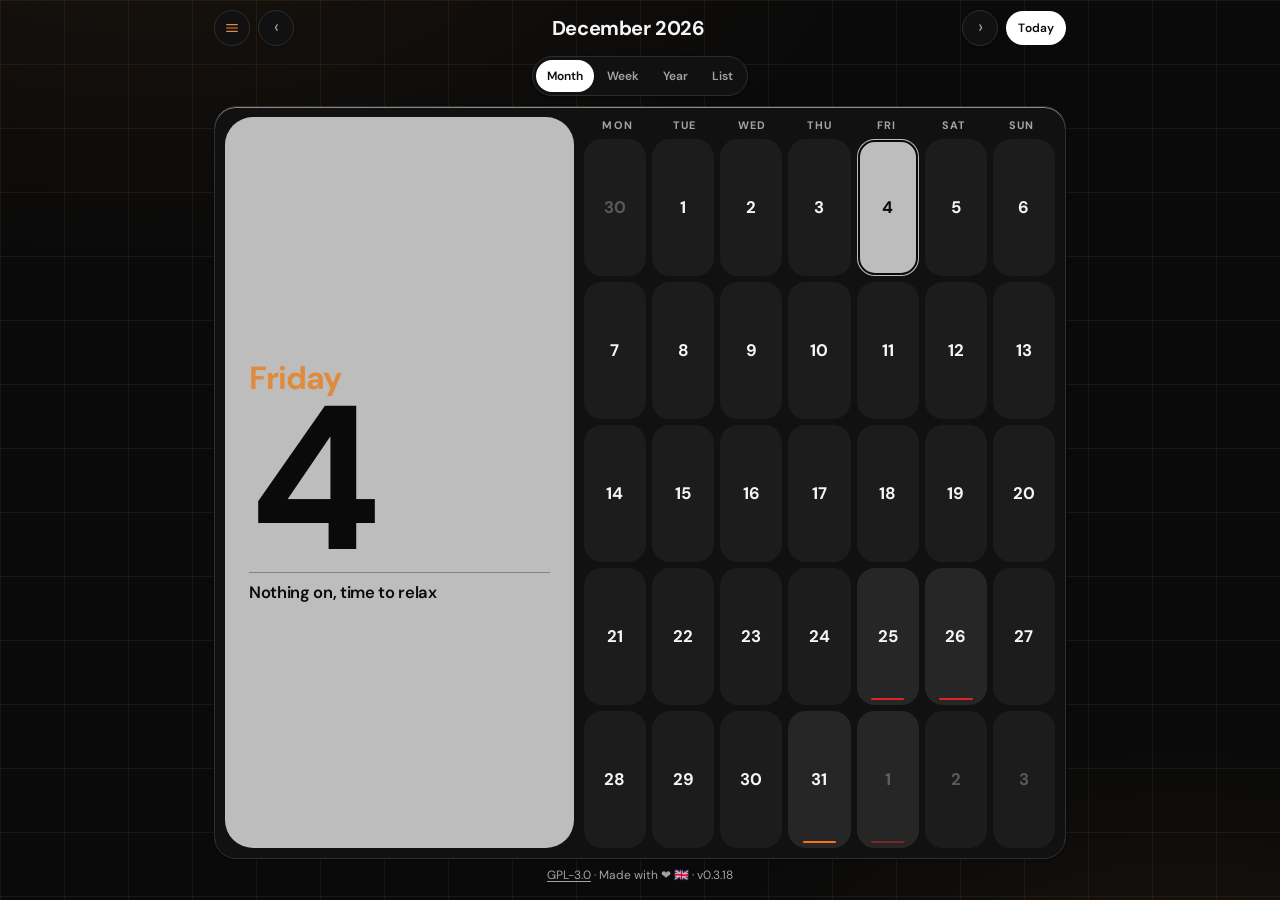
<file: index.html>
<!DOCTYPE html>
<html lang="en" data-theme="dark">
<head>
<meta charset="utf-8">
<meta name="viewport" content="width=device-width, initial-scale=1, viewport-fit=cover">
<meta name="description" content="Seclusa Calendar — privacy-first calendar. All data stays on your device.">
<meta name="referrer" content="no-referrer">
<meta
  http-equiv="Content-Security-Policy"
  content="default-src 'none'; script-src 'self'; style-src 'self'; img-src 'self' data: blob:; font-src 'self'; connect-src 'none'; manifest-src 'self'; base-uri 'none'; form-action 'none'; object-src 'none'; worker-src 'self'; upgrade-insecure-requests">
<meta
  http-equiv="Permissions-Policy"
  content="camera=(), microphone=(), geolocation=(), payment=(), usb=(), midi=(), serial=(), display-capture=(), accelerometer=(), gyroscope=(), magnetometer=(), idle-detection=(), screen-wake-lock=()">
<meta name="theme-color" content="#0a0a0a">
<meta name="color-scheme" content="dark">
<meta name="apple-mobile-web-app-capable" content="yes">
<meta name="mobile-web-app-capable" content="yes">
<meta name="apple-mobile-web-app-status-bar-style" content="black">
<meta name="apple-mobile-web-app-title" content="Seclusa Calendar">
<title>Seclusa Calendar</title>
<link rel="manifest" href="manifest.webmanifest">
<link rel="icon" href="icon.svg" type="image/svg+xml">
<link rel="apple-touch-icon" href="icon-192.png">
<script src="src/theme-boot.js"></script>
<!-- Base palette first: app.css and calendar/theme.css both build on it. -->
<link rel="stylesheet" href="seclusa-base.css?v=0.3.18">
<link rel="stylesheet" href="app.css?v=0.3.18">
<link rel="stylesheet" href="calendar/theme.css?v=0.3.18">
</head>
<body class="pane-calendar">

<section id="pane-calendar" class="app-pane" aria-label="Calendar">
<div id="app">
      <header class="cal-top">
        <button type="button" class="menupill" id="btn-cal-menu" aria-label="Menu" aria-haspopup="dialog" aria-controls="sheet-cal">
          <svg viewBox="0 0 24 24" aria-hidden="true"><path d="M4 7h16M4 12h16M4 17h16"/></svg>
        </button>
        <div class="cal-nav">
          <button id="prev-month" aria-label="Previous period">&#8249;</button>
          <h1 id="current-month"></h1>
          <button id="next-month" aria-label="Next period">&#8250;</button>
        </div>
        <div id="jump-pop" class="hidden">
          <label for="jump-month">Jump to month</label>
          <div class="jump-row">
            <select id="jump-month" aria-label="Month"></select>
            <select id="jump-year" aria-label="Year"></select>
          </div>
          <button type="button" id="jump-close">Done</button>
        </div>
        <button type="button" id="today-btn" title="Go to today" aria-label="Today">Today</button>
      </header>

      <div id="toolbar">
        <div class="toolbar-actions">
          <div class="view-switch" role="tablist" aria-label="Calendar view">
            <button type="button" class="view-btn active" data-view="month" role="tab" aria-selected="true">Month</button>
            <button type="button" class="view-btn" data-view="week" role="tab" aria-selected="false">Week</button>
            <button type="button" class="view-btn" data-view="year" role="tab" aria-selected="false">Year</button>
            <button type="button" class="view-btn" data-view="list" role="tab" aria-selected="false">List</button>
          </div>
        </div>
      </div>

      <div class="scrim" id="cal-scrim"></div>
      <div class="menu-card" id="sheet-cal" role="dialog" aria-modal="true" aria-label="Menu" aria-hidden="true">
        <p class="menu-label">Calendar</p>
        <button type="button" class="row" id="search-btn">
          <svg viewBox="0 0 24 24"><circle cx="11" cy="11" r="7"/><path d="M20 20l-4-4"/></svg>
          <span>Search</span>
        </button>
        <button type="button" class="row" id="countdowns-btn">
          <svg viewBox="0 0 24 24"><circle cx="12" cy="12" r="9"/><path d="M12 7v5l3 2"/></svg>
          <span>Countdowns</span>
        </button>
        <button type="button" class="row" id="birthdays-btn">
          <svg viewBox="0 0 24 24"><path d="M12 3v4M8 7h8"/><rect x="4" y="11" width="16" height="10" rx="2"/><path d="M4 15h16"/></svg>
          <span>Birthdays</span>
        </button>
        <div class="sep"></div>
        <p class="menu-label">App</p>
        <button type="button" class="row" id="settings-btn">
          <svg viewBox="0 0 24 24"><circle cx="12" cy="12" r="3"/><path d="M12 2v2M12 20v2M4.9 4.9l1.4 1.4M17.7 17.7l1.4 1.4M2 12h2M20 12h2M4.9 19.1l1.4-1.4M17.7 6.3l1.4-1.4"/></svg>
          <span>Settings</span>
        </button>
      </div>

      <div id="calendar">
        <div id="month-view" role="region" aria-label="Calendar">
          <button type="button" id="month-deck" class="month-deck" aria-label="Selected day">
            <span id="month-deck-weekday" class="month-deck-weekday"></span>
            <span id="month-deck-num" class="month-deck-num"></span>
            <span id="month-deck-next" class="month-deck-next"></span>
          </button>
          <div id="weekday-header"></div>
          <div id="days-grid" role="grid" aria-label="Calendar grid"></div>
        </div>
        <div id="week-view" class="hidden"></div>
        <div id="year-view" class="hidden"></div>
        <div id="month-events-list" class="hidden"></div>
      </div>

      <footer class="site-foot">
        <p class="made-with">
          <a href="https://github.com/ambr3/calendar" target="_blank" rel="noopener noreferrer">GPL-3.0</a>
          · Made with <span class="heart" role="img" aria-label="love">❤️</span>
          <span class="flag" role="img" aria-label="United Kingdom">🇬🇧</span>
          · v0.3.18
        </p>
      </footer>

      <div id="search-overlay" class="hidden" role="dialog" aria-label="Search" aria-modal="true">
        <div class="search-box">
          <div class="panel-header">
            <h2>Search</h2>
            <button id="close-search" aria-label="Close">&times;</button>
          </div>
          <input type="search" id="cal-search-input" placeholder="Search events, holidays&hellip;" autocomplete="off" />
          <div id="search-results"></div>
        </div>
      </div>

      <div id="holidays-panel" class="hidden card-overlay" role="dialog" aria-label="Public dates and holidays" aria-modal="true">
        <div class="card-sheet">
        <div class="panel-header">
          <h2>Public Dates</h2>
          <button id="close-holidays-panel" aria-label="Close">&times;</button>
        </div>
        <div class="holidays-section">
          <h3 class="section-title">Important Dates</h3>
          <div id="important-dates-toggles"></div>
        </div>
        <div class="holidays-section">
          <h3 class="section-title">Country Holidays</h3>
          <div id="holidays-country-list"></div>
        </div>
        </div>
      </div>

      <div id="countdowns-panel" class="hidden card-overlay" role="dialog" aria-label="Countdowns" aria-modal="true">
        <div class="card-sheet">
        <div class="panel-header">
          <h2>Countdowns</h2>
          <button id="close-countdowns-panel" aria-label="Close">&times;</button>
        </div>
        <div class="panel-scroll">
          <div class="holidays-section">
            <h3 class="section-title">Days to go</h3>
            <p id="countdown-presets-hint" class="section-hint">Classic dates, always in view.</p>
            <div id="countdown-presets-list"></div>
          </div>
          <div class="holidays-section">
            <h3 class="section-title">My countdowns</h3>
            <p id="countdown-custom-hint" class="section-hint">Your own occasions — stored only on this device.</p>
            <div id="countdown-custom-list"></div>
            <form id="countdown-form" class="countdown-form">
              <input
                type="text"
                id="countdown-name"
                placeholder="Name (e.g. Summer holiday)"
                maxlength="40"
                autocomplete="off"
              />
              <input type="date" id="countdown-date" />
              <label class="countdown-yearly">
                <input type="checkbox" id="countdown-yearly" checked />
                Happens every year
              </label>
              <button type="submit" class="primary">Add countdown</button>
            </form>
          </div>
        </div>
        </div>
      </div>

      <div id="birthdays-panel" class="hidden card-overlay" role="dialog" aria-label="Birthdays" aria-modal="true">
        <div class="card-sheet">
        <div class="panel-header">
          <h2>Birthdays</h2>
          <button id="close-birthdays-panel" aria-label="Close">&times;</button>
        </div>
        <div class="panel-scroll">
          <p id="birthdays-empty" class="section-hint"></p>
          <div id="birthdays-list"></div>
        </div>
        </div>
      </div>

      <div id="settings-modal" class="hidden" role="dialog" aria-label="Settings" aria-modal="true">
        <div class="modal-content settings-content">
          <div class="modal-header">
            <h3 id="settings-title">Settings</h3>
            <button id="close-settings" aria-label="Close">&times;</button>
          </div>
          <div class="settings-section">
            <h4>Appearance</h4>
            <p class="settings-hint">Dark is the default. System follows this device.</p>
            <div class="theme-mode-row" role="group" aria-label="Colour mode">
              <button type="button" class="theme-chip" data-theme-opt="system" role="menuitemradio" aria-checked="false">System</button>
              <button type="button" class="theme-chip" data-theme-opt="light" role="menuitemradio" aria-checked="false">Light</button>
              <button type="button" class="theme-chip" data-theme-opt="dark" role="menuitemradio" aria-checked="true">Dark</button>
            </div>
          </div>
          <div class="settings-section">
            <h4>Calendar</h4>
            <label for="app-name-input">App Name</label>
            <input type="text" id="app-name-input" placeholder="Seclusa Calendar" maxlength="30" autocomplete="off" />
            <label for="lang-select">Language</label>
            <div class="select-wrapper">
              <select id="lang-select">
                <option value="en">English</option>
                <option value="sr">Српски</option>
                <option value="sr-lat">Srpski</option>
                <option value="tr">Türkçe</option>
              </select>
            </div>
          </div>
          <div class="settings-section">
            <h4>Public dates</h4>
            <p class="settings-hint">Choose which holidays and marked days show on the calendar.</p>
            <button type="button" class="row" id="holidays-btn">Public dates</button>
          </div>
          <div class="settings-section">
            <h4>Reminders</h4>
            <div class="settings-row">
              <button id="reminder-permission-btn">Enable notifications</button>
            </div>
            <p class="settings-hint">Used for event reminders. Nothing is sent anywhere.</p>
          </div>
          <div class="settings-section">
            <h4>Backup and about</h4>
            <button type="button" class="row" id="nav-backup" aria-haspopup="dialog" aria-controls="sheet-backup">Backup</button>
            <button type="button" class="row" id="nav-about" aria-haspopup="dialog" aria-controls="sheet-about">About</button>
            <p class="settings-hint">Backup exports or restores events. About has the licence and privacy notes.</p>
          </div>
          <div class="settings-section">
            <h4>Data</h4>
            <div class="settings-row">
              <button id="clear-all-data-btn" class="danger">Delete all calendar data</button>
            </div>
            <p class="settings-hint">This cannot be undone. Export a backup first if you need one.</p>
          </div>
        </div>
      </div>

      <div id="event-panel" class="hidden" role="dialog" aria-label="Events for selected date" aria-modal="true">
        <div class="panel-header">
          <h2 id="panel-date"></h2>
          <button id="close-panel" aria-label="Close">&times;</button>
        </div>
        <div id="events-list"></div>
        <button id="add-event-btn">+ Add Event</button>
      </div>

      <div id="event-modal" class="hidden" role="dialog" aria-label="Event editor" aria-modal="true">
        <div class="modal-content">
          <div class="modal-header">
            <h3 id="modal-title">New Event</h3>
            <button id="close-modal" aria-label="Close">&times;</button>
          </div>
          <form id="event-form">
            <input type="hidden" id="event-id" />
            <div class="form-scroll">
              <label for="event-title">Title</label>
              <input type="text" id="event-title" required placeholder="Event name" autocomplete="off" />
              <label for="event-time-hour">Time</label>
              <div class="time-picker">
                <select id="event-time-hour" aria-label="Hour">
                  <option value="">--</option>
                  <option value="00">00</option>
                  <option value="01">01</option>
                  <option value="02">02</option>
                  <option value="03">03</option>
                  <option value="04">04</option>
                  <option value="05">05</option>
                  <option value="06">06</option>
                  <option value="07">07</option>
                  <option value="08">08</option>
                  <option value="09">09</option>
                  <option value="10">10</option>
                  <option value="11">11</option>
                  <option value="12">12</option>
                  <option value="13">13</option>
                  <option value="14">14</option>
                  <option value="15">15</option>
                  <option value="16">16</option>
                  <option value="17">17</option>
                  <option value="18">18</option>
                  <option value="19">19</option>
                  <option value="20">20</option>
                  <option value="21">21</option>
                  <option value="22">22</option>
                  <option value="23">23</option>
                </select>
                <span class="time-sep">:</span>
                <select id="event-time-minute" aria-label="Minute">
                  <option value="">--</option>
                  <option value="00">00</option>
                  <option value="05">05</option>
                  <option value="10">10</option>
                  <option value="15">15</option>
                  <option value="20">20</option>
                  <option value="25">25</option>
                  <option value="30">30</option>
                  <option value="35">35</option>
                  <option value="40">40</option>
                  <option value="45">45</option>
                  <option value="50">50</option>
                  <option value="55">55</option>
                </select>
                <input type="hidden" id="event-time" value="" />
              </div>
              <label for="event-end-time-hour">End Time</label>
              <div class="time-picker">
                <select id="event-end-time-hour" aria-label="End hour">
                  <option value="">--</option>
                  <option value="00">00</option>
                  <option value="01">01</option>
                  <option value="02">02</option>
                  <option value="03">03</option>
                  <option value="04">04</option>
                  <option value="05">05</option>
                  <option value="06">06</option>
                  <option value="07">07</option>
                  <option value="08">08</option>
                  <option value="09">09</option>
                  <option value="10">10</option>
                  <option value="11">11</option>
                  <option value="12">12</option>
                  <option value="13">13</option>
                  <option value="14">14</option>
                  <option value="15">15</option>
                  <option value="16">16</option>
                  <option value="17">17</option>
                  <option value="18">18</option>
                  <option value="19">19</option>
                  <option value="20">20</option>
                  <option value="21">21</option>
                  <option value="22">22</option>
                  <option value="23">23</option>
                </select>
                <span class="time-sep">:</span>
                <select id="event-end-time-minute" aria-label="End minute">
                  <option value="">--</option>
                  <option value="00">00</option>
                  <option value="05">05</option>
                  <option value="10">10</option>
                  <option value="15">15</option>
                  <option value="20">20</option>
                  <option value="25">25</option>
                  <option value="30">30</option>
                  <option value="35">35</option>
                  <option value="40">40</option>
                  <option value="45">45</option>
                  <option value="50">50</option>
                  <option value="55">55</option>
                </select>
                <input type="hidden" id="event-end-time" value="" />
              </div>
              <label for="event-end-date">End Date</label>
              <input type="date" id="event-end-date" />
              <label for="event-reminder">Reminder</label>
              <div class="select-wrapper">
                <select id="event-reminder">
                  <option value="">None</option>
                  <option value="0">At time of event</option>
                  <option value="10">10 minutes before</option>
                  <option value="30">30 minutes before</option>
                  <option value="60">1 hour before</option>
                  <option value="1440">1 day before</option>
                </select>
              </div>
              <label for="event-desc">Description</label>
              <textarea id="event-desc" rows="2" placeholder="Optional notes"></textarea>

              <label for="event-recurrence">Repeat</label>
              <div class="select-wrapper">
                <select id="event-recurrence">
                  <option value="none">Never</option>
                  <option value="daily">Daily</option>
                  <option value="weekly">Weekly</option>
                  <option value="monthly">Monthly</option>
                  <option value="yearly">Yearly</option>
                </select>
              </div>

              <div id="recurrence-options" class="hidden">
                <div class="recurrence-interval-row">
                  <span class="recurrence-label">Every</span>
                  <input type="number" id="recurrence-interval" min="1" max="99" value="1" />
                  <span id="recurrence-unit">week(s)</span>
                </div>
                <label for="recurrence-end">Until</label>
                <input type="date" id="recurrence-end" />
              </div>

              <label class="birthday-form-row">
                <input type="checkbox" id="event-birthday" />
                <span>This is a birthday</span>
              </label>

              <label>Color</label>
              <div id="color-picker">
                <button
                  type="button"
                  class="color-dot"
                  data-color="#1b5e9e"
                  aria-label="Event color #1b5e9e"
                  aria-pressed="false"
                ></button>
                <button
                  type="button"
                  class="color-dot"
                  data-color="#ef4444"
                  aria-label="Event color #ef4444"
                  aria-pressed="false"
                ></button>
                <button
                  type="button"
                  class="color-dot"
                  data-color="#f97316"
                  aria-label="Event color #f97316"
                  aria-pressed="false"
                ></button>
                <button
                  type="button"
                  class="color-dot"
                  data-color="#10b981"
                  aria-label="Event color #10b981"
                  aria-pressed="false"
                ></button>
                <button
                  type="button"
                  class="color-dot"
                  data-color="#3b82f6"
                  aria-label="Event color #3b82f6"
                  aria-pressed="false"
                ></button>
                <button
                  type="button"
                  class="color-dot"
                  data-color="#ec4899"
                  aria-label="Event color #ec4899"
                  aria-pressed="false"
                ></button>
                <button
                  type="button"
                  class="color-dot"
                  data-color="#38bdf8"
                  aria-label="Event color #38bdf8"
                  aria-pressed="false"
                ></button>
              </div>
              <input type="hidden" id="event-color" value="#1b5e9e" />
            </div>
            <div class="form-actions">
              <button type="button" id="delete-event-btn" class="danger hidden">Delete</button>
              <button type="submit" class="primary">Save</button>
            </div>
          </form>
        </div>
      </div>

    </div>
</section>

<div class="toast" id="toast" role="status" aria-live="polite"></div>

<dialog id="dlg-choice">
  <h3 id="ch-title">Calendar data found</h3>
  <div class="body" id="ch-text"></div>
  <div class="acts">
    <button class="ghost" id="ch-cancel">Cancel</button>
    <button class="ghost" id="ch-replace">Replace</button>
    <button class="primary" id="ch-merge">Merge</button>
  </div>
</dialog>

<dialog id="dlg-password">
  <h3 id="pw-title">Set a password</h3>
  <div class="body">
    <div id="pw-text">The export is encrypted with this password. There is no way to recover the calendar without it.</div>
    <input type="password" id="pw-input" autocomplete="current-password">
  </div>
  <div class="acts">
    <button class="ghost" id="pw-cancel">Cancel</button>
    <button class="primary" id="pw-ok">Continue</button>
  </div>
</dialog>

<div class="scrim" id="scrim"></div>

<div class="sheet" id="sheet-about" role="dialog" aria-modal="false" aria-label="About" aria-hidden="true">
  <h3>About</h3>
  <div class="about-body">
    <p class="about-title">Seclusa Calendar</p>
    <p class="about-version">Version 0.3.18</p>
    <p>A private calendar. Everything stays on this device — no accounts, no tracking, no servers.</p>
    <h4>Licence</h4>
    <p><strong>GPL-3.0.</strong> Source: <a href="https://github.com/ambr3/calendar" target="_blank" rel="noopener noreferrer">github.com/ambr3/calendar</a>.
      Details in the <a href="https://github.com/ambr3/calendar/blob/main/README.md" target="_blank" rel="noopener noreferrer">README</a>
      and <a href="https://github.com/ambr3/calendar/blob/main/PRIVACY_POLICY.md" target="_blank" rel="noopener noreferrer">privacy policy</a>.</p>
    <h4>Privacy</h4>
    <p>No analytics, cookies, or network calls for your events after the app shell is loaded.</p>
    <h4>Backup</h4>
    <p class="about-warn"><strong>Back up regularly.</strong> Everything lives only in this browser. If you clear site data, cookies, or the browser cache, <strong>all calendar events are permanently deleted</strong> and cannot be recovered without an export.</p>
    <p>Use <strong>Backup</strong> in Settings to share or save events as JSON (optional encryption) or iCalendar (.ics).</p>
  </div>
</div>

<div class="sheet" id="sheet-backup" role="dialog" aria-modal="false" aria-label="Backup" aria-hidden="true">
  <h3>Backup</h3>
  <p class="note">A file with your events, countdowns and settings. Stored only where you save or share it.</p>
  <p class="note about-warn"><strong>Warning:</strong> clearing browser data deletes everything. Export a backup before clearing or switching devices.</p>
  <p class="note" id="bu-last">Last backup: never</p>
  <p class="note about-warn" id="bu-nag" hidden></p>
  <button type="button" class="row" id="bu-share-json">
    <svg viewBox="0 0 24 24"><circle cx="6" cy="12" r="2.5"/><circle cx="17" cy="6" r="2.5"/><circle cx="17" cy="18" r="2.5"/><path d="M8.2 10.8l6.6-3.6M8.2 13.2l6.6 3.6"/></svg>
    <span>Share JSON backup…</span>
  </button>
  <button type="button" class="row" id="bu-export-json">
    <svg viewBox="0 0 24 24"><path d="M12 3v12"/><path d="M8 11l4 4 4-4"/><path d="M4 17v2a1 1 0 0 0 1 1h14a1 1 0 0 0 1-1v-2"/></svg>
    <span>Save / Download JSON…</span>
  </button>
  <button type="button" class="row" id="bu-share-json-enc" hidden>
    <svg viewBox="0 0 24 24"><rect x="4" y="10" width="16" height="10" rx="2"/><path d="M8 10V7a4 4 0 0 1 8 0v3"/><circle cx="18" cy="5" r="2.5"/></svg>
    <span>Share encrypted JSON…</span>
  </button>
  <button type="button" class="row" id="bu-export-json-enc" hidden>
    <svg viewBox="0 0 24 24"><rect x="4" y="10" width="16" height="10" rx="2"/><path d="M8 10V7a4 4 0 0 1 8 0v3"/></svg>
    <span>Save / Download encrypted JSON…</span>
  </button>
  <p class="note">Encrypted JSON uses <strong>AES-256-GCM</strong> with a key from <strong>PBKDF2-HMAC-SHA512</strong> (210,000 iterations). Your password is never stored; if you lose it, the file cannot be opened.</p>
  <button type="button" class="row" id="bu-share-ics">
    <svg viewBox="0 0 24 24"><circle cx="6" cy="12" r="2.5"/><circle cx="17" cy="6" r="2.5"/><circle cx="17" cy="18" r="2.5"/><path d="M8.2 10.8l6.6-3.6M8.2 13.2l6.6 3.6"/></svg>
    <span>Share iCalendar (.ics)…</span>
  </button>
  <button type="button" class="row" id="bu-export-ics">
    <svg viewBox="0 0 24 24"><path d="M12 3v12"/><path d="M8 11l4 4 4-4"/><path d="M4 17v2a1 1 0 0 0 1 1h14a1 1 0 0 0 1-1v-2"/></svg>
    <span>Save / Download iCalendar…</span>
  </button>
  <p class="note">iCalendar is always plaintext so other calendar apps can open it — not a secure stash.</p>
  <p class="note">This app never holds a folder handle; the copy only exists where you put it.</p>
  <button type="button" class="row" id="bu-import">
    <svg viewBox="0 0 24 24"><path d="M12 15V3"/><path d="M8 7l4-4 4 4"/><path d="M4 17v2a1 1 0 0 0 1 1h14a1 1 0 0 0 1-1v-2"/></svg>
    <span>Restore backup</span>
  </button>
</div>

<input type="file" id="backup-file-input" accept="application/json,.json,.enc.json,text/calendar,.ics" hidden>

<script src="src/seclusa-backup.js"></script>
<script src="src/theme-sheet.js"></script>
<script src="src/shell.js"></script>
<script src="calendar/app.js"></script>
</body>
</html>
</file>
<file: seclusa-base.css>
/*
 * Seclusa base theme — the shared palette for every Seclusa app.
 *
 * CANONICAL COPY. Edit this file, then run:
 *
 *     python3 scripts/sync_theme.py
 *
 * which copies it into each app that has opted in. A test fails if any app's
 * copy has drifted from this one, so there is exactly one place to change.
 *
 * Why a copy and not a shared link: every app here is a standalone PWA. It has
 * to work offline, be hosted from its own folder, and open from a file:// path
 * in development. A stylesheet that reached across folders into a parent
 * directory would break all three. So the tokens travel with the app.
 *
 * The palette is black and white on purpose. These apps are sold on what they
 * do not do with your data, and colour is not something that earns its place
 * here. There is no brand colour: the accent is simply the opposite of the
 * background, white on black and black on white.
 *
 * The default page sky is orange ruled lines + a soft orange corner glow on
 * that black/white surface (Light = white sheet, Dark = near-black). Apps that
 * need a flat or solid sky set data-bg to something other than "grid".
 *
 * Two things keep colour, because colour there carries meaning and removing it
 * would remove information rather than decoration:
 *   - status (--danger, --warn, --ok): an overdue reminder has to look overdue
 *   - the calendar's event types, which the user can set themselves

 */

:root {
  color-scheme: light;

  /* Surfaces. Near-black rather than pure black so an edge against pure black
     is still visible on an OLED panel. */
  --bg: #ffffff;
  --surface: #ffffff;
  --surface-2: #f2f2f2;
  --surface-3: #e6e6e6;

  /* Text. */
  --text: #0a0a0a;
  --text-dim: #5a5a5a;
  --text-faint: #8a8a8a;

  /* Lines. */
  --border: #d4d4d4;
  --border-strong: #a8a8a8;

  /* Ruled lines on a sheet of paper. Derived rather than repeated per theme,
     so it darkens and lightens with everything else. */
  --rule: color-mix(in srgb, var(--text) 9%, transparent);

  /* The accent is the opposite of the background: it marks the current
     selection and the primary action, nothing else. */
  --accent: #0a0a0a;
  --accent-hover: #000000;
  --accent-text: #ffffff;
  --accent-tint: rgba(10, 10, 10, 0.08);
  --accent-glow: rgba(10, 10, 10, 0.28);

  /* The one warm note. Deliberately weak: this tints and glows, it does not
     fill. Anything solid should use --accent. */
  --warm: #c45e12;
  --warm-strong: #9a4a0c;
  --warm-tint: rgba(196, 94, 18, 0.09);
  --warm-edge: rgba(196, 94, 18, 0.4);
  --warm-glow: rgba(196, 94, 18, 0.32);

  /* Status. Kept because they carry meaning, not decoration. */
  --danger: #a1160d;
  --warn: #6b4b00;
  --ok: #1c6b3c;

  --shadow: 0 1px 3px rgba(0, 0, 0, 0.13), 0 1px 2px rgba(0, 0, 0, 0.09);
  --radius: 10px;

  /* Default orange lines sky (light sheet). Kept very faint so content wins. */
  --grid-line: color-mix(in srgb, var(--warm) 7%, transparent);
  --grid-wash: color-mix(in srgb, var(--warm) 5%, transparent);
}

@media (prefers-color-scheme: dark) {
  :root {
    color-scheme: dark;

    --bg: #0a0a0a;
    --surface: #111111;
    --surface-2: #1c1c1c;
    --surface-3: #262626;

    --text: #f5f5f5;
    --text-dim: #a3a3a3;
    --text-faint: #737373;

    --border: #2e2e2e;
    --border-strong: #454545;

    --accent: #ffffff;
    --accent-hover: #ffffff;
    --accent-text: #0a0a0a;
    --accent-tint: rgba(255, 255, 255, 0.14);
    --accent-glow: rgba(255, 255, 255, 0.4);

    --warm: #e08a3c;
    --warm-strong: #f0a35f;
    --warm-tint: rgba(224, 138, 60, 0.12);
    --warm-edge: rgba(224, 138, 60, 0.45);
    --warm-glow: rgba(224, 138, 60, 0.4);

    --danger: #f2857c;
    --warn: #e0b25a;
    --ok: #6cc48f;

    --shadow: 0 1px 3px rgba(0, 0, 0, 0.5);

    --grid-line: color-mix(in srgb, var(--warm) 9%, transparent);
    --grid-wash: color-mix(in srgb, var(--warm) 6%, transparent);
  }
}

/* When an app sets an explicit theme (the calendar pane does, via
   data-theme), that wins over the system preference. The tokens are declared
   once and re-pointed, rather than duplicated per attribute. */
[data-theme="light"] {
  color-scheme: light;
  --bg: #ffffff;
  --surface: #ffffff;
  --surface-2: #f2f2f2;
  --surface-3: #e6e6e6;
  --text: #0a0a0a;
  --text-dim: #5a5a5a;
  --text-faint: #8a8a8a;
  --border: #d4d4d4;
  --border-strong: #a8a8a8;
  --accent: #0a0a0a;
  --accent-hover: #000000;
  --accent-text: #ffffff;
  --accent-tint: rgba(10, 10, 10, 0.08);
  --accent-glow: rgba(10, 10, 10, 0.28);
  --warm: #c45e12;
  --warm-strong: #9a4a0c;
  --warm-tint: rgba(196, 94, 18, 0.09);
  --warm-edge: rgba(196, 94, 18, 0.4);
  --warm-glow: rgba(196, 94, 18, 0.32);
  --danger: #a1160d;
  --warn: #6b4b00;
  --ok: #1c6b3c;
  --grid-line: color-mix(in srgb, var(--warm) 7%, transparent);
  --grid-wash: color-mix(in srgb, var(--warm) 5%, transparent);
}

[data-theme="dark"] {
  color-scheme: dark;
  --bg: #0a0a0a;
  --surface: #111111;
  --surface-2: #1c1c1c;
  --surface-3: #262626;
  --text: #f5f5f5;
  --text-dim: #a3a3a3;
  --text-faint: #737373;
  --border: #2e2e2e;
  --border-strong: #454545;
  --accent: #ffffff;
  --accent-hover: #ffffff;
  --accent-text: #0a0a0a;
  --accent-tint: rgba(255, 255, 255, 0.14);
  --accent-glow: rgba(255, 255, 255, 0.4);
  --warm: #e08a3c;
  --warm-strong: #f0a35f;
  --warm-tint: rgba(224, 138, 60, 0.12);
  --warm-edge: rgba(224, 138, 60, 0.45);
  --warm-glow: rgba(224, 138, 60, 0.4);
  --danger: #f2857c;
  --warn: #e0b25a;
  --ok: #6cc48f;
  --grid-line: color-mix(in srgb, var(--warm) 9%, transparent);
  --grid-wash: color-mix(in srgb, var(--warm) 6%, transparent);
}

/*
 * Default Seclusa sky: orange ruled lines + soft corner glow.
 * Light = white sheet; Dark = near-black. No filter / background-attachment:fixed.
 * Opt out: set data-bg to anything except "grid" (Weather solid skies do this).
 */
html {
  background-color: var(--bg);
}

/*
 * Body stays transparent + isolated so body::before (z-index: -1) can paint
 * the sky. An opaque body (or a ::before that slips behind html) hid the lines
 * so only a top sliver leaked. Solid data-bg values set body colour below.
 */
html body {
  background-color: transparent;
  isolation: isolate;
}

html body::before {
  content: "";
  position: fixed;
  inset: 0;
  z-index: -1;
  pointer-events: none;
  background-color: var(--bg);
  background-image:
    linear-gradient(var(--grid-line) 1px, transparent 1px),
    linear-gradient(90deg, var(--grid-line) 1px, transparent 1px),
    radial-gradient(ellipse 95% 60% at 12% -6%, var(--grid-wash), transparent 58%),
    radial-gradient(ellipse 70% 48% at 92% 108%, var(--grid-wash), transparent 52%);
  background-size: 64px 64px, 64px 64px, auto, auto;
}

html[data-bg]:not([data-bg="grid"]) body::before {
  background-image: none;
  background-color: var(--bg-solid, var(--bg));
}

/* Named / custom solid page colours (Theme → Background). Not Day/Night. */
html {
  --bg-custom: #5faff0;
  --bg-solid: var(--bg);
}

html[data-bg="blue"] { --bg-solid: #3b82f6; }
html[data-bg="lightblue"] { --bg-solid: #7dd3fc; }
html[data-bg="teal"] { --bg-solid: #14b8a6; }
html[data-bg="green"] { --bg-solid: #22c55e; }
html[data-bg="yellow"] { --bg-solid: #facc15; }
html[data-bg="orange"] { --bg-solid: #f97316; }
html[data-bg="red"] { --bg-solid: #ef4444; }
html[data-bg="purple"] { --bg-solid: #a855f7; }
html[data-bg="black"] { --bg-solid: #0a0a0a; }
html[data-bg="white"] { --bg-solid: #ffffff; }
html[data-bg="custom"] { --bg-solid: var(--bg-custom, #5faff0); }

html[data-bg="blue"],
html[data-bg="lightblue"],
html[data-bg="teal"],
html[data-bg="green"],
html[data-bg="yellow"],
html[data-bg="orange"],
html[data-bg="red"],
html[data-bg="purple"],
html[data-bg="black"],
html[data-bg="white"],
html[data-bg="custom"] {
  --bg: var(--bg-solid);
  background-color: var(--bg-solid);
}

html[data-bg="blue"] body,
html[data-bg="lightblue"] body,
html[data-bg="teal"] body,
html[data-bg="green"] body,
html[data-bg="yellow"] body,
html[data-bg="orange"] body,
html[data-bg="red"] body,
html[data-bg="purple"] body,
html[data-bg="black"] body,
html[data-bg="white"] body,
html[data-bg="custom"] body {
  background-color: var(--bg-solid);
}

/* Colour / light pages → frosted light chrome. Near-black → dark chrome. */
html[data-bg="white"],
html[data-bg="yellow"],
html[data-bg="lightblue"],
html[data-bg="blue"],
html[data-bg="teal"],
html[data-bg="green"],
html[data-bg="orange"],
html[data-bg="red"],
html[data-bg="purple"],
html[data-bg-tone="light"] {
  --surface: color-mix(in srgb, #ffffff 92%, var(--bg-solid));
  --surface-2: color-mix(in srgb, #ffffff 86%, var(--bg-solid));
  --surface-3: #ffffff;
  --border: color-mix(in srgb, #0a0a0a 14%, transparent);
  --border-strong: color-mix(in srgb, #0a0a0a 22%, transparent);
  --text: #0a0a0a;
  --text-dim: #4a4a4a;
  --text-faint: #6a6a6a;
  --accent: #0a0a0a;
  --accent-hover: #000000;
  --accent-text: #ffffff;
  --accent-tint: rgba(10, 10, 10, 0.08);
}

html[data-bg="black"],
html[data-bg-tone="dark"] {
  --surface: #141414;
  --surface-2: #1c1c1c;
  --surface-3: #262626;
  --border: #2e2e2e;
  --border-strong: #454545;
  --text: #f5f5f5;
  --text-dim: #a3a3a3;
  --text-faint: #737373;
  --accent: #ffffff;
  --accent-hover: #ffffff;
  --accent-text: #0a0a0a;
  --accent-tint: rgba(255, 255, 255, 0.14);
}

html[data-bg="custom"][data-bg-tone="light"] {
  --surface: color-mix(in srgb, #ffffff 92%, var(--bg-solid));
  --surface-2: color-mix(in srgb, #ffffff 86%, var(--bg-solid));
  --surface-3: #ffffff;
  --border: color-mix(in srgb, #0a0a0a 14%, transparent);
  --border-strong: color-mix(in srgb, #0a0a0a 22%, transparent);
  --text: #0a0a0a;
  --text-dim: #4a4a4a;
  --text-faint: #6a6a6a;
  --accent: #0a0a0a;
  --accent-hover: #000000;
  --accent-text: #ffffff;
}

html[data-bg="custom"][data-bg-tone="dark"] {
  --surface: color-mix(in srgb, #141414 88%, var(--bg-solid));
  --surface-2: color-mix(in srgb, #1c1c1c 90%, var(--bg-solid));
  --surface-3: color-mix(in srgb, #262626 92%, var(--bg-solid));
  --border: color-mix(in srgb, #ffffff 14%, transparent);
  --border-strong: color-mix(in srgb, #ffffff 22%, transparent);
  --text: #f5f5f5;
  --text-dim: #a3a3a3;
  --text-faint: #737373;
  --accent: #ffffff;
  --accent-hover: #ffffff;
  --accent-text: #0a0a0a;
}
</file>
<file: app.css>
/* Shared shell styles for Seclusa Calendar: fonts, palette, the bottom nav,
   sheets and dialogs. Calendar-specific rules live in calendar/theme.css,
   which is linked after this file. */
/* Palette lives in seclusa-base.css (linked ahead of this file). */
@font-face{
  font-family:"DM Sans";font-style:normal;font-weight:400;font-display:swap;
  src:url("assets/fonts/dm-sans-latin-400-normal.woff2") format("woff2");
}
@font-face{
  font-family:"DM Sans";font-style:normal;font-weight:600;font-display:swap;
  src:url("assets/fonts/dm-sans-latin-600-normal.woff2") format("woff2");
}
@font-face{
  font-family:"DM Sans";font-style:normal;font-weight:700;font-display:swap;
  src:url("assets/fonts/dm-sans-latin-700-normal.woff2") format("woff2");
}
@font-face{
  font-family:Sora;font-style:normal;font-weight:600;font-display:swap;
  src:url("assets/fonts/sora-latin-600-normal.woff2") format("woff2");
}
@font-face{
  font-family:Sora;font-style:normal;font-weight:700;font-display:swap;
  src:url("assets/fonts/sora-latin-700-normal.woff2") format("woff2");
}
@font-face{
  font-family:Sora;font-style:normal;font-weight:800;font-display:swap;
  src:url("assets/fonts/sora-latin-800-normal.woff2") format("woff2");
}
:root{
  --font-body:"DM Sans",system-ui,sans-serif;
  --font-display:Sora,"DM Sans",system-ui,sans-serif;
  --radius:10px;
  --shadow:0 1px 3px rgba(0,0,0,.13),0 1px 2px rgba(0,0,0,.09);
}
@media (prefers-color-scheme: dark){
  :root{ --shadow:0 1px 3px rgba(0,0,0,.5); }
}
/* Alias used by calendar/theme.css. Palette itself is only in seclusa-base.css. */
:root{ --accent-color:var(--accent); }
*{box-sizing:border-box}
/* Class-based display rules outrank the UA [hidden] style, so state it. */
[hidden]{display:none !important}
html,body{height:100%}
/* Tapping a card must not wait for the 300ms tap delay or trigger a zoom. */
button,input,textarea,.card{ -webkit-tap-highlight-color:transparent }
.card{ -webkit-touch-callout:none; user-select:none }
input,textarea{ font-size:16px }
body{
  /* Transparent so seclusa-base body::before (orange lines) shows through. */
  margin:0; background:transparent; color:var(--text);
  font:15px/1.5 var(--font-body);
  -webkit-font-smoothing:antialiased; overscroll-behavior-y:none;
}
body.pane-calendar{font-family:var(--font-body)}
button{font:inherit;color:inherit;background:none;border:none;cursor:pointer}
input,textarea{font:inherit;color:inherit}
:focus-visible{outline:2px solid var(--warm);outline-offset:2px}

/* ---------- menu pill ---------- */
.menupill{
  height:38px;min-width:38px;padding:0 12px;flex:none;
  display:inline-flex;align-items:center;justify-content:center;gap:8px;
  border-radius:999px;border:1px solid var(--border);
  background:transparent;color:var(--text);
  box-shadow:none;font:inherit;font-weight:600;font-size:13px;
  transition:background .15s,border-color .15s,color .15s,transform .12s;
}
.menupill:hover{background:var(--surface-2);border-color:var(--accent);color:var(--text)}
.menupill:active{transform:scale(.96)}
.menupill[aria-pressed=true],.menupill[aria-expanded=true]{
  color:var(--accent);background:color-mix(in srgb, var(--accent) 14%, var(--surface));
  border-color:color-mix(in srgb, var(--accent) 45%, var(--border));
}
.menupill svg{
  width:20px;height:20px;fill:none;stroke:currentColor;stroke-width:2;
  stroke-linecap:round;stroke-linejoin:round;
}

/* ---------- app shell ---------- */
/* Exact visible viewport. A min-height lets a zoomed browser grow the page
   and scroll. --app-h / --app-top follow visualViewport from theme-boot.js. */
html,body{
  height:var(--app-h, 100dvh);
  max-height:var(--app-h, 100dvh);
  min-height:0;
  overflow:hidden;
}
:root{--app-nav-h:env(safe-area-inset-bottom, 0px)}
body{
  display:flex;flex-direction:column;
  position:fixed;
  top:var(--app-top, 0px);
  left:var(--app-left, 0px);
  width:var(--app-w, 100%);
  /* Makes position:fixed sheets cover this shell, not the taller layout viewport. */
  transform:translate(0);
  padding-bottom:0;
}
.app-pane{flex:1;min-height:0;position:relative}
#pane-calendar[hidden]{display:none !important}
#pane-calendar:not([hidden]){
  display:flex;flex-direction:column;flex:1 1 auto;min-height:0;max-height:none;overflow:hidden;
}

/* ---------- panels, dialogs ---------- */
.scrim{position:fixed;inset:0;z-index:40;background:rgba(0,0,0,.45);opacity:0;pointer-events:none;transition:opacity .15s}
.scrim.open{opacity:1;pointer-events:auto}
.sheet{
  position:fixed;left:50%;right:auto;bottom:auto;top:50%;z-index:50;
  width:min(440px, calc(100vw - 24px));
  background:var(--surface);
  border-radius:22px;padding:8px 10px 14px;
  transform:translate(-50%, -46%) scale(.96);
  opacity:0;visibility:hidden;pointer-events:none;
  max-height:min(85vh, 85dvh);overflow-y:auto;
  transition:opacity .15s, transform .15s, visibility 0s linear .15s;
  box-shadow:0 16px 40px rgba(0,0,0,.28);
  border:1px solid var(--border);
}
.sheet.open{
  transform:translate(-50%, -50%) scale(1);
  opacity:1;visibility:visible;pointer-events:auto;
  transition:opacity .15s, transform .15s, visibility 0s;
}
.sheet h3{
  margin:2px 14px 8px;font-size:12px;font-weight:700;color:var(--text-dim);
  text-transform:uppercase;letter-spacing:.08em;
}
.sheet button.row{
  display:flex;align-items:center;gap:14px;width:100%;padding:13px 14px;
  border-radius:12px;text-align:left;font-weight:500;
}
.sheet button.row:hover{background:var(--surface-2)}
.sheet button.row.active{
  background:color-mix(in srgb, var(--accent) 12%, var(--surface));
  color:var(--accent);
}
.sheet button.row svg{
  width:21px;height:21px;flex:none;fill:none;stroke:currentColor;stroke-width:2;
  stroke-linecap:round;stroke-linejoin:round;color:var(--text-dim);
}
.sheet button.row.active svg{color:var(--accent)}
.sheet button.row.danger{color:var(--danger)}
.sheet button.row.danger svg{color:var(--danger)}
.sheet .sep{height:1px;background:var(--border);margin:8px 10px}
.sheet .note{padding:8px 14px;color:var(--text-dim);font-size:13px;line-height:1.5}
.theme-mode-row{display:flex;flex-wrap:wrap;gap:8px;padding:4px 0 8px}
[data-theme="light"]{
  --bg:#e4e4e4;
  --surface:#f1f1f1;
  --surface-2:#e8e8e8;
  --surface-3:#dcdcdc;
  --text:#1a1a1a;
  --border:#c8c8c8;
}
.theme-chip{
  min-height:36px;padding:0 14px;border-radius:999px;border:1px solid var(--border-strong);
  background:var(--surface-2);color:var(--text);font:inherit;font-size:13px;font-weight:600;
}
.theme-chip.active,.theme-chip[aria-checked=true]{
  background:var(--accent);color:var(--accent-text);border-color:var(--accent);
}
.about-body{padding:4px 14px 12px;color:var(--text-dim);font-size:14px;line-height:1.55}
.about-body .about-title{color:var(--text);font-size:17px;font-weight:700;margin:0 0 4px}
.about-body .about-version{margin:0 0 10px;font-size:13px;color:var(--text-dim)}
.about-body h4{margin:14px 0 4px;font-size:12px;font-weight:700;color:var(--text-dim);text-transform:uppercase;letter-spacing:.06em}
.about-body p{margin:0 0 8px}
.about-body a{color:var(--accent);word-break:break-word}
.about-warn{color:var(--text);background:color-mix(in srgb, var(--warn) 14%, var(--surface));border:1px solid color-mix(in srgb, var(--warn) 40%, var(--border));border-radius:10px;padding:10px 12px}
.sheet .note.about-warn{margin:4px 10px 10px}
.field{padding:10px 14px;display:flex;align-items:center;gap:12px}
.field label{flex:1}
.field input[type=checkbox]{width:19px;height:19px;accent-color:var(--accent)}
.field select{
  background:var(--surface-2);border:none;border-radius:8px;padding:6px 9px;font:inherit;color:inherit;
}
/* Kept as classes rather than style="" attributes so a strict CSP needs no
   'unsafe-inline' for styles. */
.text-field, .dt-field{
  background:var(--surface-2);border:none;border-radius:8px;color:inherit;
}
.text-field{flex:1;padding:9px 12px}
.dt-field{padding:8px 10px}
.chip-row{display:flex;gap:5px;flex-wrap:wrap}
.rem-preview{padding:2px 14px 8px}

.toast{
  position:fixed;left:50%;bottom:calc(80px + env(safe-area-inset-bottom));transform:translate(-50%,20px);z-index:60;
  background:var(--text);color:var(--surface);padding:11px 18px;border-radius:99px;font-size:14px;
  opacity:0;transition:opacity .18s,transform .18s;pointer-events:none;max-width:90vw;text-align:center;
}
.toast.open{opacity:1;transform:translate(-50%,0)}

dialog{
  border:none;border-radius:14px;background:var(--surface);color:var(--text);padding:0;
  width:min(400px,92vw);box-shadow:0 12px 40px rgba(0,0,0,.4);
}
dialog::backdrop{background:rgba(0,0,0,.45)}
dialog h3{margin:0;padding:18px 20px 6px;font-size:17px}
dialog .body{padding:0 20px 4px;color:var(--text-dim);font-size:14px;line-height:1.5}
dialog .body input{
  width:100%;margin-top:10px;padding:10px 12px;border:1px solid var(--border);border-radius:8px;background:var(--bg);
}
dialog .body input:focus{outline:none;border-color:var(--accent)}
dialog .acts{display:flex;gap:8px;justify-content:flex-end;padding:14px 20px 18px}
dialog .acts button{padding:9px 18px;border-radius:99px;font-weight:500}
dialog .acts .primary{background:var(--accent);color:var(--accent-text)}
dialog .acts .ghost{background:var(--surface-2)}
.vault-state{font-size:12px;color:var(--text-dim);padding:2px 14px 10px;display:flex;align-items:center;gap:7px}
.vault-state .dot{width:7px;height:7px;border-radius:50%;background:var(--text-dim);flex:none}
.vault-state.on .dot{background:var(--ok)}
.sr{position:absolute;width:1px;height:1px;overflow:hidden;clip:rect(0 0 0 0);white-space:nowrap}
</file>
<file: calendar/theme.css>
/* ===== RESET ===== */
#pane-calendar *,
#pane-calendar *::before,
#pane-calendar *::after {
  box-sizing: border-box;
}
#pane-calendar h1,
#pane-calendar h2,
#pane-calendar h3,
#pane-calendar h4,
#pane-calendar p,
#pane-calendar ul,
#pane-calendar ol,
#pane-calendar figure {
  margin: 0;
}

/* Palette.

   The values live in seclusa-base.css, linked ahead of this file, so the
   calendar and Notes cannot drift apart. Everything here is a rename of a base
   token — the calendar's own vocabulary (--glass, --text-secondary) mapped onto
   the shared one (--surface, --text-dim). The base names are deliberately NOT
   redeclared here: that would be a circular --text: var(--text), and it would
   also stop the pane's own data-theme from ever taking effect.

   The three blocks below used to carry three copies of the same hex values.
   They now only say which theme is in force; the tokens follow. */
#pane-calendar {
  flex: 1 1 auto;
  height: auto;
  max-height: none;
  min-height: 0;
  font-family: var(--font-body);
  color: var(--text);
  overflow: hidden;
  -webkit-font-smoothing: antialiased;
  /* Transparent so the orange lines sky on body::before shows through. */
  background: transparent;

  /* Alias for older calendar rules that said --accent-color. The base theme
     owns --accent; there is no separate brand colour picker. */
  --accent-color: var(--accent);

  --glass: var(--surface);
  --glass-strong: var(--surface);
  --glass-faint: var(--surface-2);
  --glass-border: var(--border);
  --glass-border-strong: var(--border-strong);
  --blur: none;
  --blur-sm: none;

  --text-secondary: var(--text-dim);
  --text-muted: var(--text-dim);
  --overlay: var(--scrim, rgba(0, 0, 0, 0.45));

  --primary: var(--accent-color);
  --primary-hover: var(--accent-hover);
  --primary-dim: var(--accent-tint);
  --primary-grad: var(--accent-color);
  --on-primary: var(--accent-text);

  --danger-dim: color-mix(in srgb, var(--danger) 14%, transparent);
  --success: var(--ok);

  --radius: 10px;
  --radius-sm: 10px;
  --radius-xs: 8px;
  --week-hour: 48px;

  --shadow-sm: var(--shadow);
  --shadow-md: var(--shadow);
  --shadow-lg: 0 4px 12px rgba(0, 0, 0, 0.28);
}

/* Pane data-theme is kept in step with the document by the shell theme
   toggle. These rules only pin the few tokens that differ from inheritance. */
@media (prefers-color-scheme: dark) {
  #pane-calendar:not([data-theme='light']) {
    --shadow-lg: 0 4px 12px rgba(0, 0, 0, 0.5);
  }
}

#pane-calendar[data-theme='dark'] {
  --shadow-lg: 0 4px 12px rgba(0, 0, 0, 0.5);
}

/* ===== APP ===== */
#pane-calendar #app {
  position: relative;
  display: flex;
  flex-direction: column;
  flex: 1 1 auto;
  min-height: 0;
  max-height: 100%;
  width: 100%;
  overflow: hidden;
  max-width: 560px;
  margin: 0 auto;
  padding: 0 12px 0;
}

#pane-calendar .site-foot {
  flex: 0 0 auto;
  padding: 8px 0 calc(8px + env(safe-area-inset-bottom));
  text-align: center;
}

#pane-calendar .made-with {
  margin: 0;
  font-size: 12px;
  line-height: 1.4;
  color: var(--text-dim);
}

#pane-calendar .made-with a {
  color: inherit;
  text-decoration: underline;
  text-underline-offset: 2px;
}

#pane-calendar .made-with a:hover {
  color: var(--text);
}

/* ===== HEADER ===== */
#pane-calendar header.cal-top {
  position: relative;
  display: flex;
  align-items: center;
  gap: 8px;
  flex-shrink: 0;
  padding: max(10px, env(safe-area-inset-top)) 0 10px;
  min-width: 0;
}

#pane-calendar .cal-nav {
  flex: 1;
  min-width: 0;
  display: flex;
  align-items: center;
  gap: 4px;
}

#pane-calendar header h1 {
  flex: 1;
  min-width: 0;
  font-size: clamp(1rem, 4.2vw, 1.25rem);
  font-weight: 700;
  text-align: center;
  letter-spacing: -0.02em;
  color: var(--text);
  overflow: hidden;
  text-overflow: ellipsis;
  white-space: nowrap;
  cursor: pointer;
}

#pane-calendar .cal-nav > button {
  background: var(--glass);
  border: 1px solid var(--glass-border);
  color: var(--text-secondary);
  width: 36px;
  height: 36px;
  flex: none;
  border-radius: 999px;
  font-size: 1.15rem;
  cursor: pointer;
  display: flex;
  align-items: center;
  justify-content: center;
  box-shadow: var(--shadow-sm);
  transition: all 0.15s;
}

#pane-calendar .cal-nav > button:hover {
  background: var(--glass-strong);
  border-color: var(--glass-border-strong);
  color: var(--text);
}

#pane-calendar .cal-nav > button:active {
  transform: scale(0.93);
}

#pane-calendar #btn-cal-menu {
  width: 36px;
  height: 36px;
  min-width: 36px;
  padding: 0;
  border-radius: 999px;
  color: var(--warm);
  background: var(--surface);
  border-color: var(--glass-border);
  box-shadow: none;
}
#pane-calendar #btn-cal-menu svg {
  width: 16px;
  height: 16px;
  stroke-width: 1.75;
}

#pane-calendar #btn-cal-menu[aria-expanded='true'] {
  color: var(--warm);
  border-color: color-mix(in srgb, var(--primary) 45%, var(--glass-border));
  background: color-mix(in srgb, var(--primary) 14%, var(--glass));
}

#pane-calendar #today-btn {
  flex: none;
  width: auto;
  min-width: 0;
  max-width: none;
  height: 34px;
  padding: 0 12px;
  border-radius: 999px;
  border: none;
  background: var(--primary);
  color: var(--on-primary);
  font-size: 12px;
  font-weight: 600;
  letter-spacing: 0.01em;
  line-height: 1;
  text-transform: none;
  white-space: nowrap;
  overflow: visible;
  box-shadow: none;
}

#pane-calendar #today-btn:hover {
  background: var(--primary-hover);
  color: var(--on-primary);
}

#pane-calendar #cal-scrim {
  position: fixed;
  z-index: 45;
  background: transparent;
}
#pane-calendar #sheet-cal {
  position: fixed;
  top: calc(env(safe-area-inset-top, 0px) + 58px);
  left: 10px;
  right: auto;
  bottom: auto;
  z-index: 55;
  width: min(248px, calc(100vw - 20px));
  max-height: min(70vh, 460px);
  margin: 0;
  padding: 6px;
  display: flex;
  flex-direction: column;
  overflow-y: auto;
  color: var(--text);
  background: var(--surface);
  border: 1px solid var(--border);
  border-radius: 16px;
  box-shadow: 0 16px 40px rgba(0, 0, 0, 0.28);
  transform: none;
  visibility: hidden;
  opacity: 0;
  pointer-events: none;
  transition: opacity 0.15s ease, visibility 0s linear 0.15s;
}
#pane-calendar #sheet-cal.open {
  visibility: visible;
  opacity: 1;
  pointer-events: auto;
  transform: none;
  transition: opacity 0.15s ease, visibility 0s;
}
#pane-calendar #sheet-cal button.row {
  display: flex;
  align-items: center;
  gap: 12px;
  width: 100%;
  padding: 11px 12px;
  border-radius: 10px;
  text-align: left;
  font-weight: 500;
  color: var(--text);
}
#pane-calendar #sheet-cal button.row svg {
  width: 20px;
  height: 20px;
  flex: none;
  fill: none;
  stroke: currentColor;
  stroke-width: 2;
  stroke-linecap: round;
  stroke-linejoin: round;
}
#pane-calendar #sheet-cal button.row:hover {
  background: var(--surface-2);
}
#pane-calendar #sheet-cal button.row.active {
  background: color-mix(in srgb, var(--primary) 14%, transparent);
  color: var(--primary);
}
#pane-calendar #sheet-cal button.row svg {
  color: var(--text-dim);
}
#pane-calendar #sheet-cal button.row.active svg {
  color: var(--primary);
}
#pane-calendar #sheet-cal .sep {
  background: var(--border);
  margin: 4px 8px;
}
#pane-calendar #sheet-cal .menu-label {
  margin: 8px 12px 2px;
  font-size: 11px;
  font-weight: 700;
  letter-spacing: 0.08em;
  text-transform: uppercase;
  color: var(--text-dim);
}

/* ===== TOOLBAR / VIEW SWITCH ===== */
#pane-calendar #toolbar {
  display: flex;
  align-items: center;
  justify-content: center;
  flex-shrink: 0;
  padding: 0 0 10px;
}

#pane-calendar .toolbar-actions {
  display: flex;
  align-items: center;
  justify-content: center;
  width: 100%;
}

#pane-calendar .view-switch {
  display: inline-flex;
  align-items: center;
  gap: 2px;
  padding: 3px;
  border-radius: 999px;
  border: 1px solid var(--glass-border);
  background: var(--glass);
  box-shadow: var(--shadow-sm);
}

#pane-calendar .view-btn {
  appearance: none;
  border: none;
  background: transparent;
  color: var(--text-secondary);
  font-size: 12px;
  font-weight: 600;
  line-height: 1;
  padding: 8px 11px;
  min-height: 32px;
  border-radius: 999px;
  cursor: pointer;
  white-space: nowrap;
  transition: background .15s, color .15s;
}

#pane-calendar .view-btn:hover {
  color: var(--text);
}

#pane-calendar .view-btn.active {
  background: var(--primary);
  color: var(--on-primary);
  box-shadow: none;
}

/* ===== CALENDAR ===== */
#calendar {
  flex: 1 1 0;
  min-height: 0;
  display: flex;
  flex-direction: column;
  position: relative;
  overflow: hidden;
  background: var(--glass);
  -webkit-backdrop-filter: var(--blur);
  backdrop-filter: var(--blur);
  border: 1px solid var(--glass-border);
  border-radius: 22px;
  box-shadow:
    var(--shadow-md),
    inset 0 1px 0 rgba(255, 255, 255, 0.5);
  padding: 10px 6px 8px;
}

#calendar[data-view="month"] {
  overflow: hidden;
}

#month-view {
  flex: 1 1 auto;
  min-height: 0;
  display: flex;
  flex-direction: column;
  overflow: hidden;
  gap: 8px;
}

.month-deck {
  appearance: none;
  container-type: size;
  flex: 1 1 50%;
  min-height: 0;
  margin: 0;
  padding: 3.2cqh 5.5cqw 2.4cqh;
  display: flex;
  flex-direction: column;
  justify-content: flex-start;
  align-items: flex-start;
  gap: 0;
  border: none;
  border-radius: 28px;
  background: var(--primary);
  color: var(--on-primary);
  text-align: left;
  font: inherit;
  cursor: pointer;
  overflow: hidden;
}

.month-deck-weekday {
  flex: 0 0 auto;
  font-size: 8.4cqh;
  font-weight: 700;
  letter-spacing: -0.03em;
  line-height: 1;
  text-transform: none;
  color: var(--warm);
}

.month-deck-num {
  flex: 0 0 auto;
  margin-top: 0.8cqh;
  font-size: min(98cqw, 84cqh);
  font-weight: 800;
  line-height: 0.8;
  letter-spacing: -0.04em;
}

.month-deck-next {
  flex: 0 0 auto;
  margin-top: 0.6cqh;
  padding-top: 1.8cqh;
  width: 100%;
  border-top: 1px solid color-mix(in srgb, currentColor 32%, transparent);
  font-size: max(0.95rem, 4.8cqh);
  font-weight: 600;
  letter-spacing: -0.02em;
  line-height: 1.2;
  max-width: 100%;
  overflow: hidden;
  text-overflow: ellipsis;
  white-space: nowrap;
}

/* Night mode accent is pure white. Ease it so the day panel is not glaring. */
#pane-calendar[data-theme='dark'] .month-deck,
#pane-calendar[data-theme='dark'] .day-cell.today,
#pane-calendar[data-theme='dark'] .day-cell.today:hover,
#pane-calendar[data-theme='dark'] .day-cell.today.selected {
  background: #bdbdbd;
}

@media (prefers-color-scheme: dark) {
  #pane-calendar:not([data-theme='light']) .month-deck,
  #pane-calendar:not([data-theme='light']) .day-cell.today,
  #pane-calendar:not([data-theme='light']) .day-cell.today:hover,
  #pane-calendar:not([data-theme='light']) .day-cell.today.selected {
    background: #bdbdbd;
  }
}

#pane-calendar[data-theme='light'] .month-deck,
#pane-calendar[data-theme='light'] .day-cell.today,
#pane-calendar[data-theme='light'] .day-cell.today:hover,
#pane-calendar[data-theme='light'] .day-cell.today.selected {
  background: #333333;
}

@media (prefers-color-scheme: light) {
  #pane-calendar:not([data-theme='dark']) .month-deck,
  #pane-calendar:not([data-theme='dark']) .day-cell.today,
  #pane-calendar:not([data-theme='dark']) .day-cell.today:hover,
  #pane-calendar:not([data-theme='dark']) .day-cell.today.selected {
    background: #333333;
  }
}

#weekday-header {
  flex: 0 0 auto;
  display: grid;
  grid-template-columns: repeat(7, 1fr);
  text-align: center;
  padding-bottom: 6px;
}

#weekday-header span {
  font-size: 0.68rem;
  font-weight: 800;
  color: var(--text-muted);
  text-transform: uppercase;
  letter-spacing: 0.1em;
}

#days-grid {
  flex: 1 1 50%;
  min-height: 0;
  overflow: hidden;
  display: grid;
  grid-template-columns: repeat(7, 1fr);
  grid-auto-rows: minmax(0, 1fr);
  gap: 6px;
}

/* ===== DAY CELLS ===== */
.day-cell {
  position: relative;
  display: flex;
  flex-direction: column;
  align-items: center;
  justify-content: center;
  min-height: 0;
  height: auto;
  padding: 0;
  border-radius: 18px;
  border: 1px solid transparent;
  background: var(--glass-faint);
  cursor: pointer;
  transition: background 0.15s ease, border-color 0.15s ease;
  overflow: hidden;
}

.day-cell:hover {
  background: var(--glass-strong);
}

.day-cell.has-events:not(.today) {
  background: var(--surface-3);
}

.day-cell.has-events:not(.today):hover {
  background: color-mix(in srgb, var(--text) 8%, var(--surface-3));
}

.day-cell.other-month .day-number {
  color: var(--text-muted);
  opacity: 0.45;
}

.day-cell.other-month .date-highlight {
  opacity: 0.45;
}

.day-cell.today {
  background: var(--primary);
  border-color: transparent;
  box-shadow: none;
}

.day-cell.today:hover {
  background: var(--primary);
}

.day-cell.today .day-number {
  color: var(--on-primary);
  font-weight: 800;
}

.day-cell.selected {
  border-color: var(--primary);
  box-shadow: inset 0 0 0 1px var(--primary);
}

.day-cell.today.selected {
  background: var(--primary);
  border-color: transparent;
  box-shadow: inset 0 0 0 2px var(--on-primary);
}

.day-number {
  font-size: clamp(0.85rem, 3.5vw, 1.05rem);
  font-weight: 700;
  line-height: 1;
  color: var(--text);
}

.date-highlight {
  position: absolute;
  left: 22%;
  right: 22%;
  bottom: 4px;
  width: auto;
  height: 2px;
  min-width: 0;
  max-width: none;
  border-radius: 2px;
  margin: 0;
  flex-shrink: 0;
}

/* ===== MENU CARDS ===== */
#holidays-panel,
#countdowns-panel,
#birthdays-panel {
  position: fixed;
  inset: 0;
  z-index: 60;
  display: flex;
  align-items: center;
  justify-content: center;
  padding: 12px;
  background: rgba(0, 0, 0, 0.45);
}
.card-sheet {
  width: min(440px, 100%);
  max-height: min(78vh, 680px);
  overflow-y: auto;
  background: var(--surface);
  color: var(--text);
  border-radius: 22px;
  border: 1px solid var(--border);
  padding: 8px 16px 16px;
  box-shadow: 0 16px 40px rgba(0, 0, 0, 0.28);
}

[data-theme='dark'] #holidays-panel,
[data-theme='dark'] #countdowns-panel,
#birthdays-panel {
  background: var(--glass-strong);
}

#event-panel {
  position: fixed;
  top: 50%;
  left: 50%;
  bottom: auto;
  transform: translate(-50%, -50%);
  width: min(340px, calc(100vw - 24px));
  max-height: min(70vh, 480px);
  background: var(--surface);
  border-radius: 16px;
  border: 1px solid var(--border);
  padding: 4px 16px 16px;
  box-shadow: 0 16px 40px rgba(0, 0, 0, 0.28);
  z-index: 60;
  overflow-y: auto;
}

#holidays-panel::before,
#countdowns-panel::before,
#birthdays-panel::before {
  content: none;
}

.panel-header {
  display: flex;
  align-items: center;
  justify-content: space-between;
  padding: 10px 0 10px;
  margin-bottom: 6px;
  position: sticky;
  top: 0;
  background: inherit;
  z-index: 1;
}

.panel-header h2 {
  font-size: 1.1rem;
  font-weight: 800;
  color: var(--text);
}

#close-panel,
#close-modal,
#close-holidays-panel,
#close-countdowns-panel,
#close-birthdays-panel,
#close-search,
#close-settings {
  background: var(--glass-faint);
  border: 1px solid var(--glass-border);
  color: var(--text-secondary);
  width: 34px;
  height: 34px;
  border-radius: 999px;
  font-size: 1.15rem;
  cursor: pointer;
  display: flex;
  align-items: center;
  justify-content: center;
  transition: all 0.15s;
}

#close-panel:hover,
#close-modal:hover,
#close-holidays-panel:hover,
#close-countdowns-panel:hover,
#close-birthdays-panel:hover,
#close-search:hover,
#close-settings:hover {
  background: var(--danger);
  border-color: var(--danger);
  color: #fff;
  box-shadow: 0 4px 14px rgba(225, 29, 72, 0.4);
}

/* ===== HOLIDAYS PANEL ===== */
.holidays-section {
  margin-bottom: 12px;
}

.section-title {
  display: inline-flex;
  align-items: center;
  gap: 8px;
  font-size: 0.75rem;
  font-weight: 800;
  color: var(--text-secondary);
  text-transform: uppercase;
  letter-spacing: 0.1em;
  padding: 6px 0;
  margin-bottom: 4px;
}

.section-title::before {
  content: '';
  width: 16px;
  height: 16px;
  border-radius: 5px;
  background: var(--primary-grad);
  flex-shrink: 0;
  box-shadow: 0 2px 6px color-mix(in srgb, var(--accent-color) 35%, transparent);
}

.country-item,
.important-date-item {
  display: flex;
  align-items: center;
  gap: 10px;
  padding: 10px 12px;
  border-radius: var(--radius-sm);
  cursor: pointer;
  transition: all 0.15s;
}

.country-item:hover,
.important-date-item:hover {
  background: var(--glass-faint);
  transform: translateX(2px);
}

.country-item .country-flag {
  font-size: 1.2rem;
  width: 30px;
  text-align: center;
}

.country-item .country-name,
.important-date-item .date-name {
  font-size: 0.92rem;
  font-weight: 600;
  flex: 1;
  color: var(--text);
}

.important-date-item .date-icon {
  font-size: 1rem;
  width: 30px;
  text-align: center;
}

/* ===== COUNTDOWNS & BIRTHDAYS ===== */
#countdowns-panel .panel-scroll,
#birthdays-panel .panel-scroll {
  max-height: 50vh;
  overflow-y: auto;
}

.section-hint {
  font-size: 0.8rem;
  color: var(--text-muted);
  padding: 0 0 6px;
}

.countdown-item {
  display: flex;
  align-items: center;
  gap: 10px;
  padding: 10px 12px;
  border-radius: var(--radius-sm);
  transition: all 0.15s;
}

.countdown-item:hover {
  background: var(--glass-faint);
}

.countdown-info {
  flex: 1;
  min-width: 0;
}

.countdown-name {
  font-size: 0.92rem;
  font-weight: 600;
  color: var(--text);
  overflow: hidden;
  text-overflow: ellipsis;
  white-space: nowrap;
}

.countdown-date {
  font-size: 0.78rem;
  color: var(--text-muted);
}

.countdown-days {
  font-size: 0.78rem;
  font-weight: 800;
  color: var(--text-secondary);
  background: var(--glass-faint);
  border: 1px solid var(--glass-border);
  padding: 4px 10px;
  border-radius: 999px;
  white-space: nowrap;
}

.countdown-days.today {
  background: var(--primary-grad);
  color: var(--on-primary);
  border: none;
}

.countdown-days.tomorrow {
  color: var(--primary);
}

.countdown-days.passed {
  color: var(--text-muted);
  text-decoration: line-through;
}

.countdown-delete {
  background: transparent;
  border: none;
  color: var(--text-muted);
  font-size: 1.1rem;
  line-height: 1;
  cursor: pointer;
  padding: 6px 8px;
  border-radius: 999px;
  transition: all 0.15s;
}

.countdown-delete:hover {
  color: var(--danger);
  background: var(--glass-faint);
}

.countdown-form {
  display: flex;
  flex-direction: column;
  gap: 8px;
  margin-top: 10px;
  padding: 12px;
  border-radius: var(--radius-sm);
  background: var(--glass-faint);
  border: 1px solid var(--glass-border);
}

.countdown-form input[type='text'],
.countdown-form input[type='date'] {
  width: 100%;
  padding: 9px 12px;
  border-radius: var(--radius-sm);
  border: 1px solid var(--glass-border);
  background: var(--glass-strong);
  color: var(--text);
  font-size: 0.9rem;
  box-sizing: border-box;
}

.countdown-yearly {
  display: flex;
  align-items: center;
  gap: 6px;
  font-size: 0.82rem;
  color: var(--text-secondary);
  cursor: pointer;
}

.countdown-form .primary {
  align-self: flex-start;
}

.birthday-item {
  display: flex;
  align-items: center;
  gap: 10px;
  padding: 10px 12px;
  border-radius: var(--radius-sm);
  cursor: pointer;
  transition: all 0.15s;
}

.birthday-item:hover {
  background: var(--glass-faint);
  transform: translateX(2px);
}

.birthday-info {
  flex: 1;
  min-width: 0;
}

.birthday-name {
  font-size: 0.92rem;
  font-weight: 600;
  color: var(--text);
  overflow: hidden;
  text-overflow: ellipsis;
  white-space: nowrap;
}

.countdown-form input[type='text']:focus,
.countdown-form input[type='date']:focus {
  outline: 2px solid var(--primary-grad);
  outline-offset: -1px;
  border-color: transparent;
}

.birthday-form-row {
  display: flex;
  align-items: center;
  gap: 8px;
  padding: 10px 12px;
  border-radius: var(--radius-sm);
  background: var(--glass-faint);
  border: 1px solid var(--glass-border);
  font-size: 0.88rem;
  font-weight: 600;
  color: var(--text);
  cursor: pointer;
  transition: all 0.15s;
}

.birthday-form-row:hover {
  background: var(--glass);
}

.birthday-form-row input[type='checkbox'] {
  accent-color: var(--accent-color, #6cb5e6);
  width: 16px;
  height: 16px;
  cursor: pointer;
}

.country-toggle {
  appearance: none;
  -webkit-appearance: none;
  width: 40px;
  height: 24px;
  background: var(--glass-border-strong);
  border-radius: 12px;
  position: relative;
  cursor: pointer;
  transition: background 0.2s;
  flex-shrink: 0;
  border: none;
  outline: none;
}

.country-toggle::after {
  content: '';
  position: absolute;
  top: 3px;
  left: 3px;
  width: 18px;
  height: 18px;
  background: #fff;
  border-radius: 50%;
  transition: transform 0.2s;
  box-shadow: 0 1px 4px rgba(0, 0, 0, 0.25);
}

.country-toggle:checked {
  background: var(--primary);
}
.country-toggle:checked::after {
  transform: translateX(16px);
}

/* ===== MONTH EVENTS LIST ===== */
#month-events-list {
  flex: 1 1 auto;
  min-height: 0;
  max-height: none;
  overflow-x: hidden;
  overflow-y: auto;
  -webkit-overflow-scrolling: touch;
  overscroll-behavior: contain;
  margin-top: 0;
  border-top: none;
  padding-top: 2px;
  padding-bottom: 4px;
}

.month-list-title {
  font-size: 0.75rem;
  font-weight: 800;
  text-transform: uppercase;
  letter-spacing: 0.08em;
  color: var(--text-muted);
  padding: 6px 10px;
}

.month-ev-date {
  width: 34px;
  flex-shrink: 0;
  text-align: center;
}
.month-ev-day {
  font-size: 1rem;
  font-weight: 800;
  line-height: 1.1;
}
.month-ev-wd {
  font-size: 0.65rem;
  color: var(--text-muted);
  text-transform: uppercase;
}

/* ===== EVENT LIST ===== */
.event-item {
  display: flex;
  align-items: center;
  gap: 10px;
  padding: 10px 12px;
  border-radius: var(--radius-sm);
  cursor: pointer;
  transition: all 0.15s;
}

.event-item:hover {
  background: var(--glass-faint);
  transform: translateX(2px);
}

.event-color-bar {
  width: 4px;
  height: 36px;
  border-radius: 3px;
  flex-shrink: 0;
}

.event-info {
  flex: 1;
  min-width: 0;
}

.event-info .event-name {
  font-size: 0.92rem;
  font-weight: 700;
  display: flex;
  align-items: center;
  gap: 6px;
  flex-wrap: wrap;
  color: var(--text);
  overflow: hidden;
  text-overflow: ellipsis;
  white-space: nowrap;
  max-width: 100%;
}

.event-info .event-time-display {
  font-size: 0.8rem;
  color: var(--text-secondary);
  margin-top: 2px;
}

.recurrence-badge,
.important-tag {
  display: inline-flex;
  font-size: 0.64rem;
  font-weight: 800;
  background: var(--primary-dim);
  color: var(--primary);
  padding: 2px 8px;
  border-radius: 999px;
  text-transform: uppercase;
  letter-spacing: 0.04em;
}

.holiday-tag {
  display: inline-block;
  font-size: 0.64rem;
  font-weight: 800;
  background: var(--danger-dim);
  color: var(--danger);
  padding: 2px 8px;
  border-radius: 999px;
  text-transform: uppercase;
  letter-spacing: 0.04em;
}

.holiday-item {
  cursor: default !important;
}
.holiday-item:hover {
  background: transparent !important;
}

#add-event-btn {
  width: 100%;
  padding: 14px;
  margin-top: 10px;
  background: var(--primary-grad);
  color: var(--on-primary);
  border: none;
  border-radius: var(--radius-sm);
  font-size: 0.92rem;
  font-weight: 800;
  cursor: pointer;
  box-shadow: var(--accent-glow);
  transition: all 0.18s;
}

#add-event-btn:hover {
  transform: translateY(-2px);
  box-shadow: 0 10px 32px color-mix(in srgb, var(--accent-color) 50%, transparent);
}
#add-event-btn:active {
  transform: scale(0.98);
}

/* ===== MODAL ===== */
#event-modal {
  position: fixed;
  inset: 0;
  bottom: var(--app-nav-h, 0px);
  background: var(--overlay);
  -webkit-backdrop-filter: blur(6px);
  backdrop-filter: blur(6px);
  display: flex;
  align-items: flex-end;
  justify-content: center;
  z-index: 35;
  max-width: 100vw;
  overflow-x: hidden;
}
#settings-modal {
  position: fixed;
  inset: 0;
  background: rgba(0, 0, 0, 0.45);
  display: flex;
  align-items: center;
  justify-content: center;
  z-index: 60;
  padding: 12px;
}

.modal-content {
  background: var(--glass-strong);
  -webkit-backdrop-filter: var(--blur);
  backdrop-filter: var(--blur);
  width: 100%;
  max-width: 560px;
  max-height: 85vh;
  max-height: 85dvh;
  display: flex;
  flex-direction: column;
  overflow: hidden;
  overflow-wrap: break-word;
  border-radius: 28px 28px 0 0;
  border: 1px solid var(--glass-border);
  border-bottom: none;
  box-shadow: var(--shadow-lg);
}

[data-theme='dark'] .modal-content {
  background: var(--glass-strong);
}

#event-modal .modal-content::before {
  content: '';
  display: block;
  width: 40px;
  height: 5px;
  border-radius: 3px;
  background: var(--glass-border-strong);
  margin: 10px auto 0;
}

.modal-header {
  display: flex;
  align-items: center;
  justify-content: space-between;
  padding: 12px 22px 14px;
  flex-shrink: 0;
}

.modal-header h3 {
  font-size: 1.15rem;
  font-weight: 800;
  color: var(--text);
}

/* ===== FORM ===== */
#event-form {
  display: flex;
  flex-direction: column;
  min-height: 0;
}

#event-form .form-scroll {
  flex: 1;
  overflow-y: auto;
  -webkit-overflow-scrolling: touch;
  padding: 0 22px;
  padding-bottom: 16px;
  overscroll-behavior: contain;
  scroll-padding-bottom: 70px;
}

#event-form label {
  display: block;
  font-size: 0.72rem;
  font-weight: 800;
  color: var(--text-muted);
  margin: 15px 0 5px;
  letter-spacing: 0.08em;
  text-transform: uppercase;
}

#event-form input[type='text'],
#event-form input[type='time'],
#event-form input[type='date'],
#event-form input[type='number'],
#event-form textarea {
  width: 100%;
  padding: 12px 14px;
  background: rgba(255, 255, 255, 0.45);
  -webkit-backdrop-filter: var(--blur-sm);
  backdrop-filter: var(--blur-sm);
  border: 1px solid var(--glass-border);
  border-radius: var(--radius-sm);
  color: var(--text);
  font-size: 0.95rem;
  font-family: inherit;
  font-weight: 500;
  outline: none;
  transition:
    border-color 0.15s,
    box-shadow 0.15s;
  -webkit-appearance: none;
  appearance: none;
}

[data-theme='dark'] #event-form input[type='text'],
[data-theme='dark'] #event-form input[type='time'],
[data-theme='dark'] #event-form input[type='date'],
[data-theme='dark'] #event-form input[type='number'],
[data-theme='dark'] #event-form textarea {
  background: rgba(255, 255, 255, 0.06);
}

#event-form input::placeholder,
#event-form textarea::placeholder {
  color: var(--text-muted);
  font-weight: 400;
}

#event-form input:focus,
#event-form textarea:focus {
  border-color: var(--primary);
  box-shadow: 0 0 0 4px var(--primary-dim);
}

#event-form input[type='time']::-webkit-calendar-picker-indicator,
#event-form input[type='date']::-webkit-calendar-picker-indicator {
  filter: invert(0.45);
}

[data-theme='dark'] #event-form input[type='time']::-webkit-calendar-picker-indicator,
[data-theme='dark'] #event-form input[type='date']::-webkit-calendar-picker-indicator {
  filter: invert(0.85);
}

.select-wrapper {
  position: relative;
}

.select-wrapper select {
  width: 100%;
  padding: 12px 14px;
  background-color: rgba(255, 255, 255, 0.45);
  background-image: url("data:image/svg+xml,%3Csvg xmlns='http://www.w3.org/2000/svg' width='10' height='10' viewBox='0 0 10 10'%3E%3Cpath fill='%237a7199' d='M5 7L0 2h10z'/%3E%3C/svg%3E");
  background-repeat: no-repeat;
  background-position: right 14px center;
  background-size: 10px;
  border: 1px solid var(--glass-border);
  border-radius: var(--radius-sm);
  color: var(--text);
  font-size: 0.95rem;
  font-family: inherit;
  font-weight: 500;
  outline: none;
  cursor: pointer;
  appearance: none;
  -webkit-appearance: none;
  padding-right: 34px;
  transition:
    border-color 0.15s,
    box-shadow 0.15s;
}

[data-theme='dark'] .select-wrapper select {
  background-color: rgba(255, 255, 255, 0.06);
}

.select-wrapper select:focus {
  border-color: var(--primary);
  box-shadow: 0 0 0 4px var(--primary-dim);
}

.select-wrapper select option {
  color: var(--text);
  background: var(--glass-strong);
}

/* ===== RECURRENCE ===== */
#recurrence-options {
  background: var(--glass-faint);
  border: 1px solid var(--glass-border);
  border-radius: var(--radius-sm);
  padding: 12px 14px;
  margin-top: 8px;
}

.recurrence-interval-row {
  display: flex;
  align-items: center;
  gap: 8px;
  margin-bottom: 10px;
}

.recurrence-label {
  font-size: 0.88rem;
  color: var(--text-secondary);
  font-weight: 700;
}

.recurrence-interval-row input[type='number'] {
  width: 56px;
  padding: 8px;
  background: rgba(255, 255, 255, 0.45);
  border: 1px solid var(--glass-border);
  border-radius: var(--radius-xs);
  color: var(--text);
  font-size: 0.92rem;
  font-family: inherit;
  font-weight: 700;
  text-align: center;
  outline: none;
}

.recurrence-interval-row input[type='number']:focus {
  border-color: var(--accent-color);
  box-shadow: 0 0 0 3px color-mix(in srgb, var(--accent-color) 25%, transparent);
}

[data-theme='dark'] .recurrence-interval-row input[type='number'] {
  background: rgba(255, 255, 255, 0.06);
}

#recurrence-unit {
  font-size: 0.88rem;
  color: var(--text-secondary);
  font-weight: 700;
}

#recurrence-options label {
  font-size: 0.72rem;
  font-weight: 800;
  color: var(--text-muted);
  margin-bottom: 5px;
  text-transform: uppercase;
  letter-spacing: 0.08em;
}

/* ===== COLOR PICKER ===== */
#color-picker {
  display: flex;
  gap: 12px;
  padding: 8px 0;
  flex-wrap: wrap;
}

/* ===== TIME PICKER ===== */
.time-picker {
  display: flex;
  align-items: center;
  gap: 6px;
}

.time-picker select {
  flex: 1;
  padding: 12px 14px;
  background: rgba(255, 255, 255, 0.45);
  -webkit-backdrop-filter: var(--blur-sm);
  backdrop-filter: var(--blur-sm);
  border: 1px solid var(--glass-border);
  border-radius: var(--radius-sm);
  color: var(--text);
  font-size: 1.1rem;
  font-family: inherit;
  font-weight: 600;
  outline: none;
  cursor: pointer;
  appearance: none;
  -webkit-appearance: none;
  text-align: center;
  transition:
    border-color 0.15s,
    box-shadow 0.15s;
}

[data-theme='dark'] .time-picker select {
  background: rgba(255, 255, 255, 0.06);
}

.time-picker select:focus {
  border-color: var(--primary);
  box-shadow: 0 0 0 4px var(--primary-dim);
}

.time-picker select option {
  color: var(--text);
  background: var(--glass-strong);
  font-size: 1rem;
}

.time-sep {
  font-size: 1.3rem;
  font-weight: 800;
  color: var(--text-muted);
  flex-shrink: 0;
}

.color-dot {
  width: 38px;
  height: 38px;
  border-radius: 50%;
  border: 3px solid var(--glass-border);
  cursor: pointer;
  transition: all 0.18s;
  background: #6cb5e6;
}

.color-dot:focus-visible {
  outline: 2px solid var(--text);
  outline-offset: 2px;
}

.color-dot[data-color='#ef4444'] {
  background: #ef4444;
}
.color-dot[data-color='#f97316'] {
  background: #f97316;
}
.color-dot[data-color='#10b981'] {
  background: #10b981;
}
.color-dot[data-color='#3b82f6'] {
  background: #3b82f6;
}
.color-dot[data-color='#ec4899'] {
  background: #ec4899;
}
.color-dot[data-color='#38bdf8'] {
  background: #38bdf8;
}

.color-dot:hover {
  transform: scale(1.15) translateY(-2px);
  box-shadow: var(--shadow-md);
}
.color-dot.active {
  border-color: var(--text);
  transform: scale(1.18);
  box-shadow:
    0 0 0 3px var(--glass-strong),
    0 0 0 5px var(--primary),
    var(--shadow-md);
}

/* ===== FORM ACTIONS (sticky bottom bar) ===== */
.form-actions {
  display: flex;
  justify-content: flex-end;
  gap: 10px;
  padding: 14px 22px;
  padding-bottom: max(14px, env(safe-area-inset-bottom, 0px));
  border-top: 1px solid var(--glass-border);
  background: var(--glass-strong);
  -webkit-backdrop-filter: var(--blur);
  backdrop-filter: var(--blur);
  flex-shrink: 0;
}

[data-theme='dark'] .form-actions {
  background: var(--glass-strong);
}

.form-actions button {
  padding: 12px 28px;
  border: none;
  border-radius: 999px;
  font-size: 0.9rem;
  font-weight: 800;
  cursor: pointer;
  transition: all 0.15s;
}

.form-actions .primary {
  background: var(--primary-grad);
  color: var(--on-primary);
  box-shadow: var(--accent-glow);
}

.form-actions .primary:hover {
  transform: translateY(-1px);
  box-shadow: 0 8px 28px color-mix(in srgb, var(--accent-color) 50%, transparent);
}
.form-actions .primary:active {
  transform: scale(0.97);
}

.form-actions .danger {
  background: var(--danger-dim);
  color: var(--danger);
  margin-right: auto;
}

.form-actions .danger:hover {
  background: var(--danger);
  color: #fff;
}
.form-actions .danger:focus-visible {
  outline: 2px solid var(--danger);
  outline-offset: 2px;
}
.form-actions .danger:active {
  transform: scale(0.97);
}

/* ===== UTILITIES ===== */
.hidden {
  display: none !important;
}

/* ===== SCROLLBAR ===== */
::-webkit-scrollbar {
  width: 4px;
  height: 4px;
}
::-webkit-scrollbar-track {
  background: transparent;
}
::-webkit-scrollbar-thumb {
  background: var(--glass-border-strong);
  border-radius: 4px;
}
::-webkit-scrollbar-thumb:hover {
  background: var(--text-muted);
}

/* ===== ANIMATIONS ===== */
@keyframes slideUp {
  from {
    transform: translateX(-50%) translateY(100%);
  }
  to {
    transform: translateX(-50%) translateY(0);
  }
}

@keyframes modalSlideUp {
  from {
    transform: translateY(100%);
  }
  to {
    transform: translateY(0);
  }
}

@keyframes fadeIn {
  from {
    opacity: 0;
  }
  to {
    opacity: 1;
  }
}

#event-panel:not(.hidden) {
  animation: fadeIn 0.15s ease;
}

#holidays-panel:not(.hidden),
#countdowns-panel:not(.hidden),
#birthdays-panel:not(.hidden) {
  animation: fadeIn 0.15s ease;
}

#event-modal:not(.hidden),
#settings-modal:not(.hidden) {
  animation: fadeIn 0.18s ease-out;
}

#event-modal:not(.hidden) .modal-content {
  animation: modalSlideUp 0.32s cubic-bezier(0.16, 1, 0.3, 1);
}
#settings-modal:not(.hidden) .modal-content {
  animation: fadeIn 0.15s ease;
}

#search-overlay:not(.hidden) .search-box {
  animation: searchDrop 0.26s cubic-bezier(0.16, 1, 0.3, 1);
}

@keyframes searchDrop {
  from {
    opacity: 0;
    transform: translateY(-10px) scale(0.98);
  }
  to {
    opacity: 1;
    transform: translateY(0) scale(1);
  }
}

/* ===== JUMP POPOVER ===== */
#jump-pop {
  position: absolute;
  top: 62px;
  left: 50%;
  transform: translateX(-50%);
  background: var(--glass-strong);
  -webkit-backdrop-filter: var(--blur);
  backdrop-filter: var(--blur);
  border: 1px solid var(--glass-border);
  border-radius: var(--radius);
  padding: 14px;
  box-shadow: var(--shadow-lg);
  z-index: 30;
  min-width: 205px;
}

#jump-pop label {
  display: block;
  font-size: 0.72rem;
  font-weight: 800;
  color: var(--text-muted);
  text-transform: uppercase;
  letter-spacing: 0.08em;
  margin-bottom: 8px;
}

.jump-row {
  display: flex;
  gap: 8px;
  margin-bottom: 10px;
}

.jump-row select {
  flex: 1;
  padding: 10px;
  background-color: rgba(255, 255, 255, 0.45);
  border: 1px solid var(--glass-border);
  border-radius: var(--radius-xs);
  color: var(--text);
  font-size: 0.92rem;
  font-family: inherit;
  font-weight: 500;
  outline: none;
}

.jump-row select:focus {
  border-color: var(--accent-color);
  box-shadow: 0 0 0 3px color-mix(in srgb, var(--accent-color) 25%, transparent);
}

[data-theme='dark'] .jump-row select {
  background-color: rgba(255, 255, 255, 0.06);
}

.jump-row select option {
  color: var(--text);
  background: var(--glass-strong);
}

#jump-close {
  width: 100%;
  padding: 11px;
  background: var(--primary-grad);
  color: var(--on-primary);
  border: none;
  border-radius: 999px;
  font-size: 0.85rem;
  font-weight: 800;
  cursor: pointer;
  box-shadow: var(--accent-glow);
}

#jump-close:hover {
  transform: translateY(-1px);
}

/* ===== WEEK VIEW ===== */
#week-view {
  flex: 1 1 auto;
  min-height: 0;
  display: flex;
  flex-direction: column;
}

.week-body {
  flex: 1;
  min-height: 0;
  display: grid;
  grid-template-columns: 40px repeat(7, 1fr);
  -webkit-backdrop-filter: var(--blur-sm);
  backdrop-filter: var(--blur-sm);
  overflow-y: auto;
  border-radius: var(--radius-sm);
  background: var(--glass-faint);
  border: 1px solid var(--glass-border);
}

.week-gutter {
  display: grid;
  grid-template-rows: repeat(24, var(--week-hour));
  padding-top: 38px;
}

.week-gutter-label {
  font-size: 0.65rem;
  color: var(--text-muted);
  text-align: right;
  padding-right: 6px;
  transform: translateY(-50%);
  height: 0;
  font-weight: 700;
}

.week-col {
  display: flex;
  flex-direction: column;
  min-width: 0;
  border-left: 1px solid var(--glass-border);
}

.week-day-head {
  height: 38px;
  display: flex;
  flex-direction: column;
  align-items: center;
  justify-content: center;
  gap: 1px;
  font-size: 0.64rem;
  font-weight: 700;
  color: var(--text-secondary);
  text-transform: uppercase;
  letter-spacing: 0.06em;
  border-bottom: 1px solid var(--glass-border);
  background: var(--glass-faint);
}

.week-day-head span {
  max-width: 100%;
  white-space: nowrap;
  overflow: hidden;
  text-overflow: ellipsis;
  padding: 0 2px;
}

.week-day-head .week-day-num {
  font-size: 0.94rem;
  font-weight: 800;
  color: var(--text);
  width: 26px;
  height: 26px;
  line-height: 26px;
  text-align: center;
  border-radius: 50%;
}

.week-day-head.today .week-day-num {
  background: var(--primary-grad);
  color: var(--on-primary);
  box-shadow: var(--accent-glow);
}

.week-day-head.other-month .week-day-num {
  opacity: 0.35;
}

.week-slots {
  position: relative;
  flex: 1;
  display: grid;
  grid-template-rows: repeat(24, var(--week-hour));
  min-height: 0;
}

.week-slot {
  border-bottom: 1px solid var(--glass-border);
}
.week-slot.half {
  border-bottom-style: dashed;
}

.week-event {
  position: absolute;
  left: 2px;
  right: 2px;
  border-radius: 8px;
  padding: 4px 8px;
  font-size: 0.66rem;
  font-weight: 700;
  color: #fff;
  overflow: hidden;
  text-overflow: ellipsis;
  white-space: nowrap;
  cursor: pointer;
  box-shadow: 0 2px 8px rgba(15, 40, 70, 0.25);
  border-left: 3px solid rgba(255, 255, 255, 0.55);
  z-index: 2;
}

.week-event:active {
  opacity: 0.85;
}

.week-event.holiday {
  background: var(--holiday-color, #dc2626) !important;
  border-left-color: rgba(255, 255, 255, 0.55);
}

.week-event.drag-source {
  opacity: 0.45;
  outline: 2px dashed var(--text-muted);
  outline-offset: 2px;
}

.day-cell.drop-active,
.week-col.drop-active {
  outline: 2px solid var(--primary);
  outline-offset: -2px;
  border-radius: 12px;
}

.week-slot.drop-active,
.week-day-head.drop-active {
  background: var(--primary-dim);
}

/* ===== YEAR VIEW ===== */
#year-view {
  flex: 1 1 auto;
  min-height: 0;
  display: grid;
  grid-template-columns: repeat(2, 1fr);
  gap: 10px;
  overflow-y: auto;
  padding: 4px 2px;
}

.year-month {
  background: var(--glass-faint);
  -webkit-backdrop-filter: var(--blur-sm);
  backdrop-filter: var(--blur-sm);
  border: 1px solid var(--glass-border);
  border-radius: var(--radius-sm);
  padding: 10px;
}

.year-month-title {
  font-size: 0.78rem;
  font-weight: 800;
  color: var(--text-secondary);
  text-align: center;
  text-transform: uppercase;
  letter-spacing: 0.06em;
  margin-bottom: 8px;
}

.year-grid {
  display: grid;
  grid-template-columns: repeat(7, 1fr);
  gap: 1px;
}

.year-grid .wk {
  font-size: 0.56rem;
  color: var(--text-muted);
  text-align: center;
  padding: 2px 0;
  font-weight: 700;
}

.year-day {
  font-size: 0.7rem;
  text-align: center;
  padding: 3px 0;
  border-radius: 5px;
  cursor: pointer;
  color: var(--text-secondary);
  font-weight: 500;
  transition: all 0.12s;
}

.year-day:hover {
  background: var(--primary-dim);
  color: var(--text);
}

.year-day.today {
  background: var(--primary-grad);
  color: var(--on-primary);
  font-weight: 800;
  box-shadow: var(--accent-glow);
}

.year-day.has-events::after {
  content: '';
  display: block;
  width: 3px;
  height: 3px;
  border-radius: 50%;
  background: var(--success);
  margin: 1px auto 0;
}

.year-day.other-month {
  color: var(--text-muted);
  opacity: 0.35;
}

/* ===== SEARCH ===== */
#search-overlay {
  position: fixed;
  inset: 0;
  background: rgba(0, 0, 0, 0.45);
  display: flex;
  align-items: center;
  justify-content: center;
  padding: 12px;
  z-index: 60;
}

.search-box {
  background: var(--surface);
  width: min(440px, 100%);
  border-radius: 22px;
  padding: 8px 16px 16px;
  border: 1px solid var(--border);
  box-shadow: 0 16px 40px rgba(0, 0, 0, 0.28);
  max-height: min(78vh, 680px);
  display: flex;
  flex-direction: column;
}

#search-input {
  width: 100%;
  padding: 13px 15px;
  background: rgba(255, 255, 255, 0.45);
  border: 1px solid var(--glass-border);
  border-radius: 999px;
  color: var(--text);
  font-size: 0.95rem;
  font-family: inherit;
  font-weight: 500;
  outline: none;
}

[data-theme='dark'] #search-input {
  background: rgba(255, 255, 255, 0.06);
}

#search-input:focus {
  border-color: var(--primary);
  box-shadow: 0 0 0 4px var(--primary-dim);
}

#search-input::placeholder {
  color: var(--text-muted);
  font-weight: 400;
}

#search-results {
  margin-top: 10px;
  overflow-y: auto;
  min-height: 60px;
}

.search-empty {
  font-size: 0.88rem;
  color: var(--text-muted);
  text-align: center;
  padding: 18px 0;
}

.search-result-item {
  display: flex;
  align-items: center;
  gap: 10px;
  padding: 10px 12px;
  border-radius: var(--radius-sm);
  cursor: pointer;
  transition: all 0.15s;
}

.search-result-item:hover {
  background: var(--glass-faint);
  transform: translateX(2px);
}

.search-result-item .event-color-bar {
  width: 4px;
  height: 30px;
  border-radius: 3px;
  flex-shrink: 0;
}

.search-result-item .search-result-info {
  flex: 1;
  min-width: 0;
}

.search-result-item .search-result-title {
  font-size: 0.92rem;
  font-weight: 700;
  color: var(--text);
  white-space: nowrap;
  overflow: hidden;
  text-overflow: ellipsis;
}

.search-result-item .search-result-meta {
  font-size: 0.8rem;
  color: var(--text-secondary);
  margin-top: 2px;
}

/* ===== SETTINGS ===== */
#settings-modal .modal-content {
  width: min(440px, 100%);
  max-width: 440px;
  max-height: min(82vh, 720px);
  overflow-y: auto;
  overflow-x: hidden;
  word-wrap: break-word;
  border-radius: 22px;
  border: 1px solid var(--border);
  background: var(--surface);
}
.settings-section button.row {
  display: block;
  width: 100%;
  margin-top: 8px;
  padding: 12px 14px;
  border-radius: 12px;
  border: 1px solid var(--border);
  background: var(--surface-2);
  color: var(--text);
  text-align: left;
  font-weight: 600;
}

.settings-section {
  margin-bottom: 4px;
  padding: 0 22px;
}

.settings-section h4 {
  font-size: 0.72rem;
  font-weight: 800;
  color: var(--primary);
  text-transform: uppercase;
  letter-spacing: 0.1em;
  margin: 18px 0 8px;
}

.settings-section label {
  display: block;
  font-size: 0.72rem;
  font-weight: 800;
  color: var(--text-muted);
  margin: 14px 0 5px;
  letter-spacing: 0.08em;
  text-transform: uppercase;
}

.settings-section input[type='text'] {
  width: 100%;
  padding: 12px 14px;
  background: rgba(255, 255, 255, 0.45);
  border: 1px solid var(--glass-border);
  border-radius: var(--radius-sm);
  color: var(--text);
  font-size: 0.95rem;
  font-family: inherit;
  font-weight: 500;
  outline: none;
  transition:
    border-color 0.15s,
    box-shadow 0.15s;
}

[data-theme='dark'] .settings-section input[type='text'] {
  background: rgba(255, 255, 255, 0.06);
}

.settings-section input[type='text']:focus {
  border-color: var(--primary);
  box-shadow: 0 0 0 4px var(--primary-dim);
}

.settings-section input[type='text']::placeholder {
  color: var(--text-muted);
}

.settings-section input[type='color'] {
  width: 100%;
  height: 42px;
  padding: 3px;
  background: rgba(255, 255, 255, 0.45);
  border: 1px solid var(--glass-border);
  border-radius: var(--radius-sm);
  cursor: pointer;
  outline: none;
  transition: border-color 0.15s;
}

.settings-section input[type='color']:hover {
  border-color: var(--glass-border-strong);
}
.settings-section input[type='color']::-webkit-color-swatch-wrapper {
  padding: 3px;
}
.settings-section input[type='color']::-webkit-color-swatch {
  border: none;
  border-radius: 10px;
}

.settings-row {
  display: flex;
  gap: 8px;
  flex-wrap: wrap;
  margin-top: 10px;
}

.settings-row button {
  flex: 1 1 0;
  min-width: 0;
  padding: 12px 14px;
  background: var(--glass-faint);
  border: 1px solid var(--glass-border);
  color: var(--text);
  border-radius: 999px;
  font-size: 0.86rem;
  font-weight: 700;
  cursor: pointer;
  transition: all 0.15s;
  overflow: hidden;
  text-overflow: ellipsis;
}

.settings-row button:hover {
  background: var(--glass-strong);
  border-color: var(--glass-border-strong);
  box-shadow: var(--shadow-sm);
  transform: translateY(-1px);
}

.settings-row button.primary {
  background: var(--primary-grad);
  border-color: transparent;
  color: var(--on-primary);
  box-shadow: var(--accent-glow);
}

.settings-row button.primary:hover {
  transform: translateY(-2px);
  box-shadow: 0 10px 32px color-mix(in srgb, var(--accent-color) 50%, transparent);
}

.settings-row button.danger {
  background: var(--danger-dim);
  border-color: transparent;
  color: var(--danger);
}

.settings-row button.danger:hover {
  background: var(--danger);
  border-color: transparent;
  color: #fff;
}

.settings-hint {
  font-size: 0.76rem;
  color: var(--text-muted);
  margin-top: 12px;
  line-height: 1.65;
  overflow-wrap: break-word;
}

/* ===== RESPONSIVE ===== */
@media (min-width: 768px) {
  #pane-calendar #app {
    padding: 0 24px 8px;
  }
  #year-view {
    grid-template-columns: repeat(3, 1fr);
  }
}

@media (min-width: 900px) {
  #pane-calendar #app {
    max-width: 900px;
  }
}

@media (orientation: landscape) and (min-width: 560px) {
  #pane-calendar #app {
    max-width: 900px;
    padding-left: max(12px, env(safe-area-inset-left));
    padding-right: max(12px, env(safe-area-inset-right));
  }

  #calendar {
    padding: 10px;
  }

  #month-view {
    display: grid;
    grid-template-columns: minmax(0, 1fr) minmax(0, 1.35fr);
    grid-template-rows: auto minmax(0, 1fr);
    column-gap: 10px;
    row-gap: 6px;
  }

  #weekday-header {
    grid-column: 2;
    grid-row: 1;
    padding-bottom: 0;
  }

  #days-grid {
    grid-column: 2;
    grid-row: 2;
  }

  .month-deck {
    grid-column: 1;
    grid-row: 1 / span 2;
    width: 100%;
    height: 100%;
    min-width: 0;
    min-height: 0;
    padding: 20px 24px;
    justify-content: center;
  }

  .month-deck-weekday {
    font-size: clamp(0.95rem, min(10cqh, 11cqw), 2rem);
  }

  .month-deck-num {
    margin-top: 4px;
    font-size: min(68cqw, 72cqh);
  }

  .month-deck-next {
    width: 100%;
    margin-top: 10px;
    padding-top: 10px;
    font-size: clamp(0.85rem, min(7cqh, 5.5cqw), 1.1rem);
    white-space: normal;
    display: -webkit-box;
    -webkit-box-orient: vertical;
    -webkit-line-clamp: 2;
  }
}

@media (orientation: landscape) and (min-width: 768px) {
  #pane-calendar #app {
    padding-left: max(24px, env(safe-area-inset-left));
    padding-right: max(24px, env(safe-area-inset-right));
  }
}

@media (orientation: landscape) and (min-width: 560px) and (max-height: 520px) {
  #pane-calendar header.cal-top {
    padding: max(6px, env(safe-area-inset-top)) 0 6px;
  }

  #pane-calendar #toolbar {
    padding: 0 0 6px;
  }

  #pane-calendar .site-foot {
    padding: 4px 0 calc(4px + env(safe-area-inset-bottom));
  }

  #days-grid {
    gap: 4px;
  }

  .day-cell {
    border-radius: 14px;
  }

  .month-deck {
    padding: 12px 18px;
  }

  .month-deck-next {
    margin-top: 6px;
    padding-top: 6px;
  }
}

@media (max-width: 360px) {
  #pane-calendar header h1 {
    font-size: 1.05rem;
  }
  #pane-calendar .view-btn {
    padding: 7px 8px;
    font-size: 11px;
    min-height: 30px;
  }
  #pane-calendar #today-btn {
    height: 32px;
    padding: 0 10px;
    font-size: 11px;
  }
}


/* Offline fallback page */
.offline-page {
  margin: 0;
  min-height: 100vh;
  display: grid;
  place-items: center;
  text-align: center;
  padding: 1.5rem;
  background: var(--bg, #cfe6f7);
  color: var(--text, #1a2a44);
}
.offline-card h1 {
  font-size: 1.25rem;
  margin: 0 0 0.5rem;
}
.offline-card p {
  margin: 0 0 1rem;
  opacity: 0.85;
}
.offline-card a {
  color: inherit;
  font-weight: 600;
}
</file>
